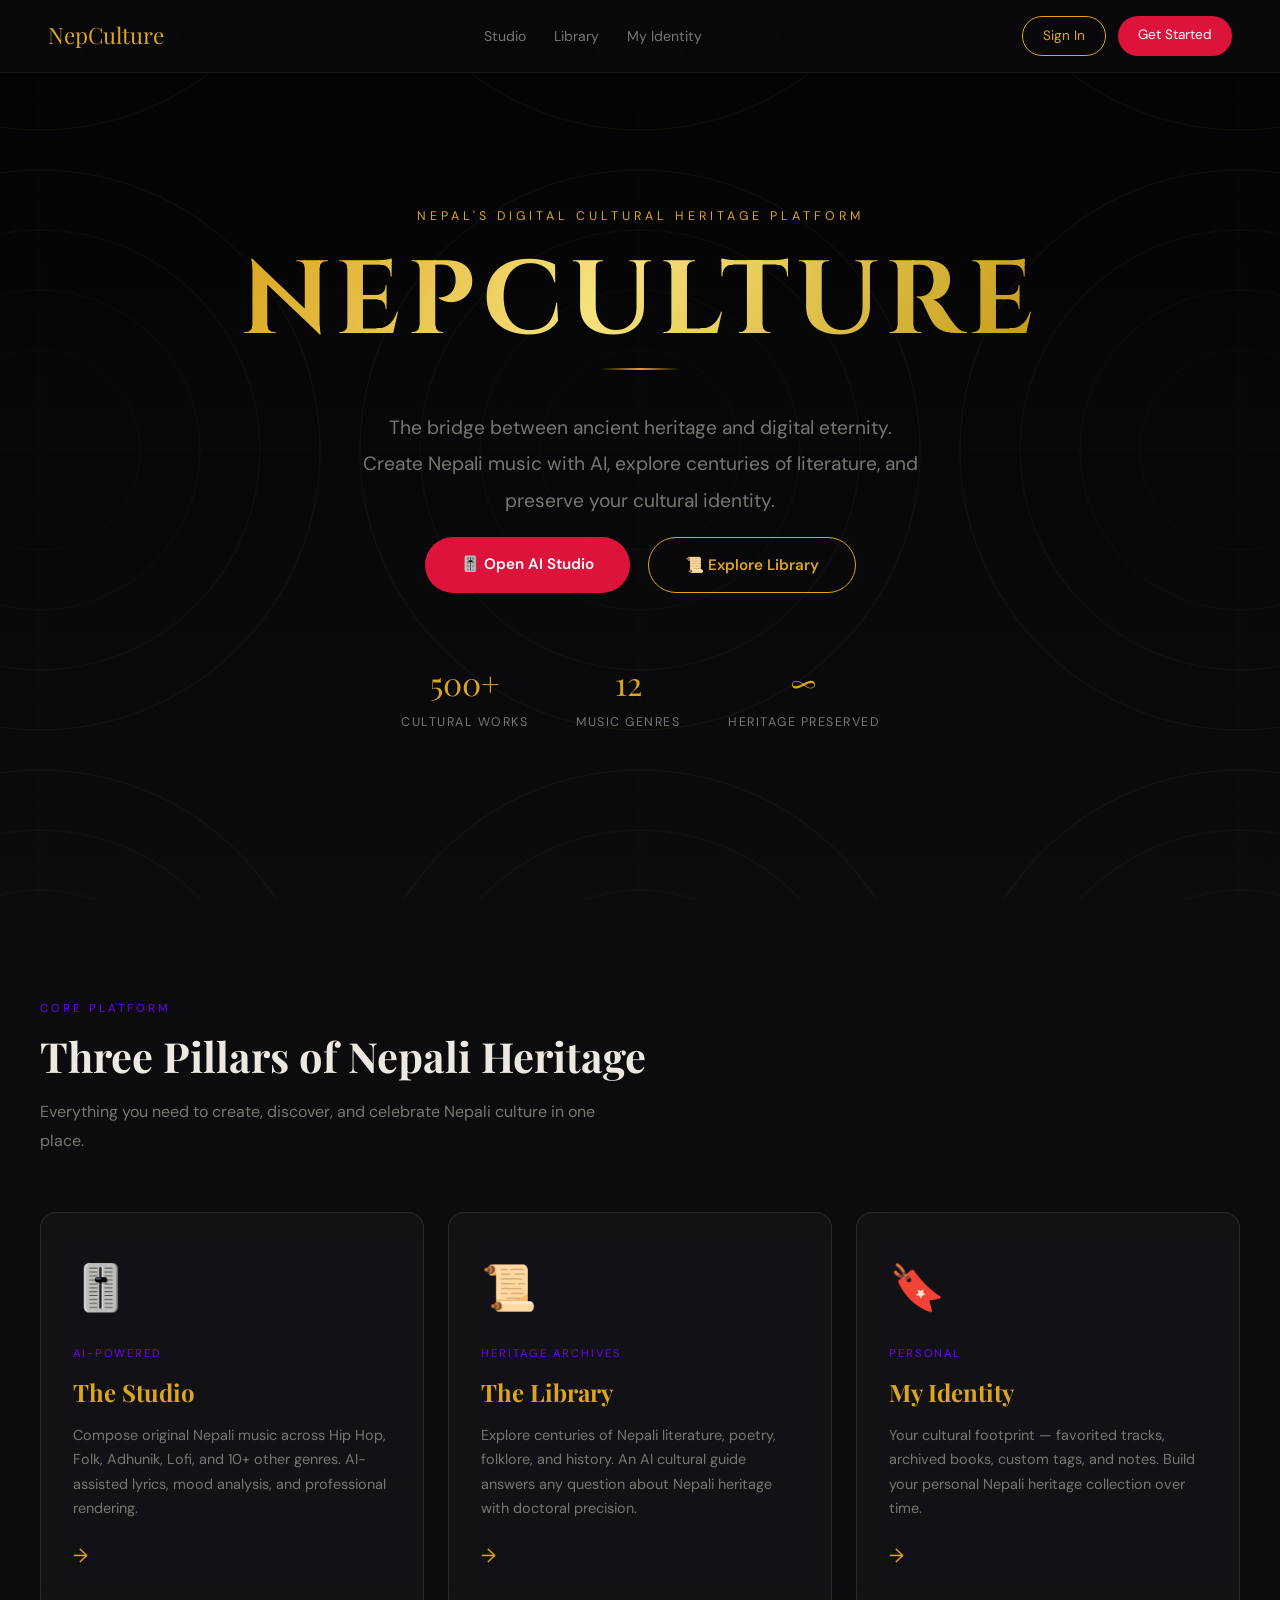
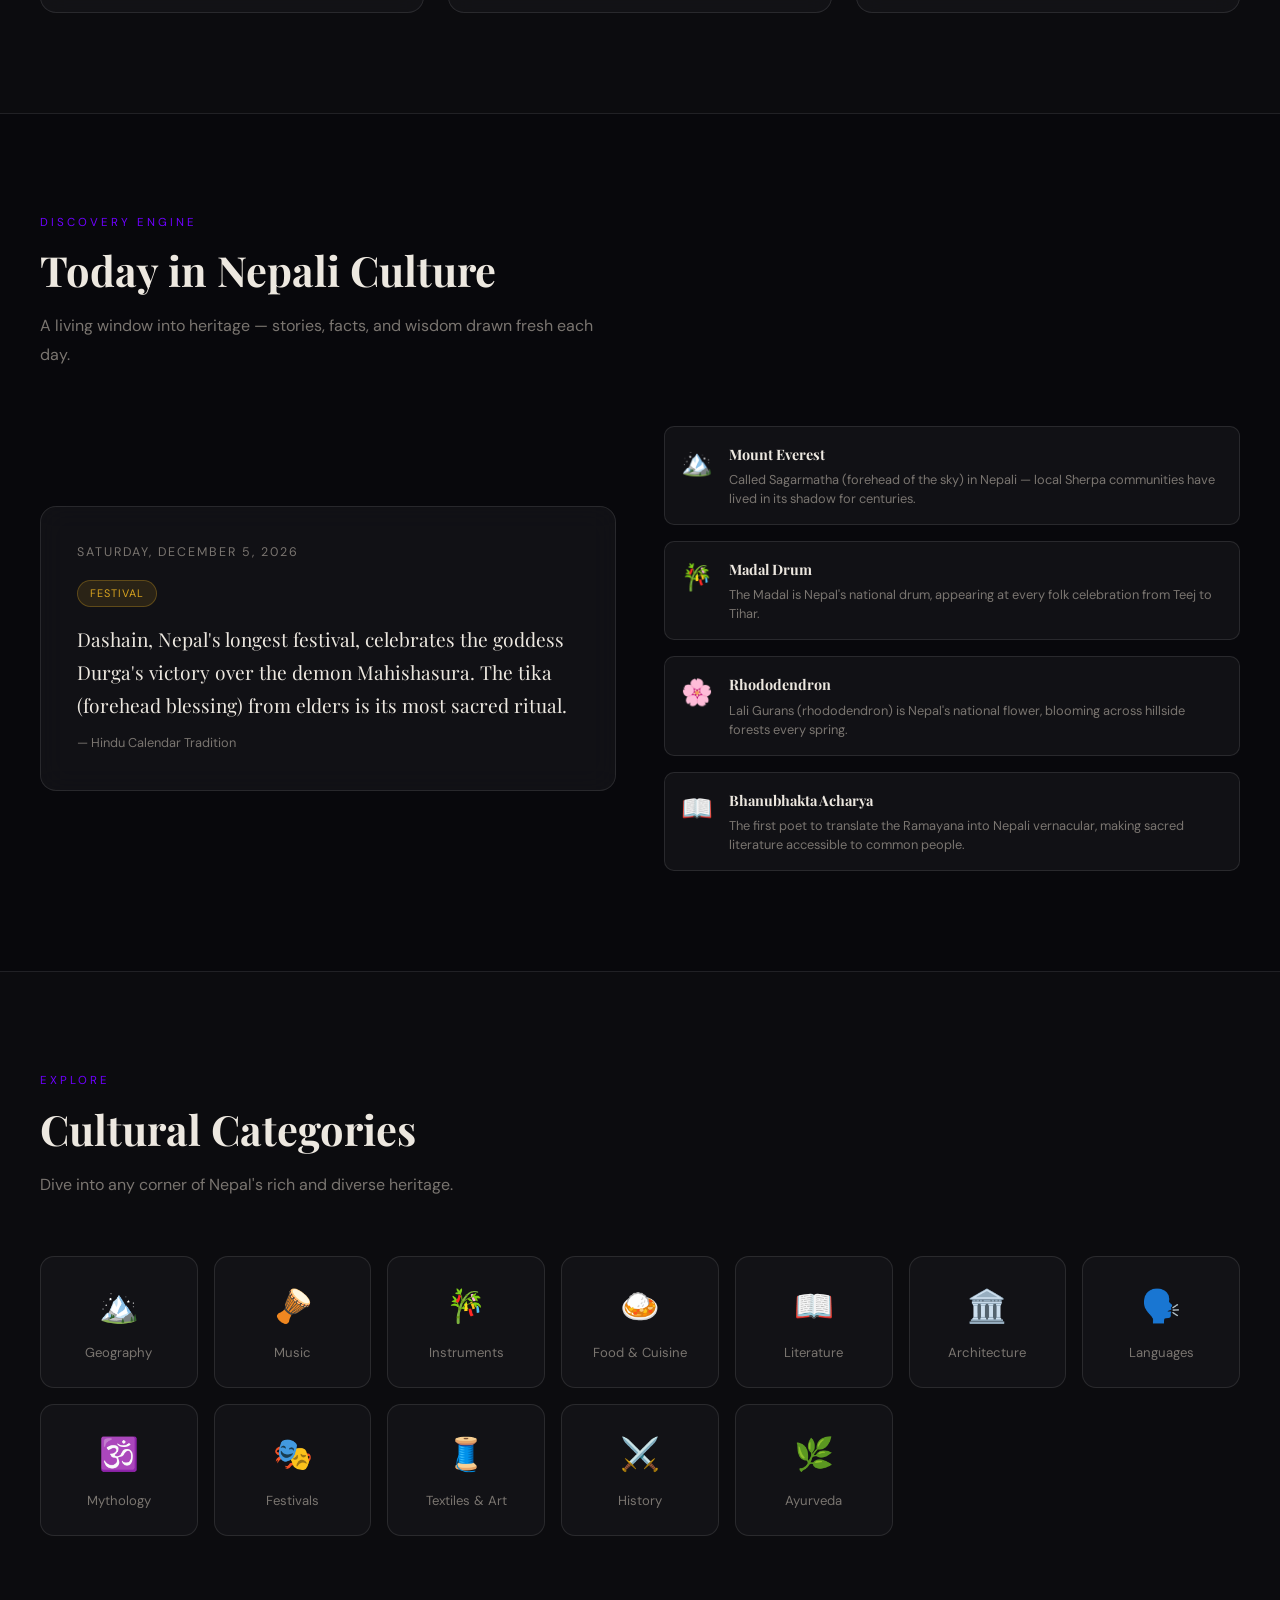
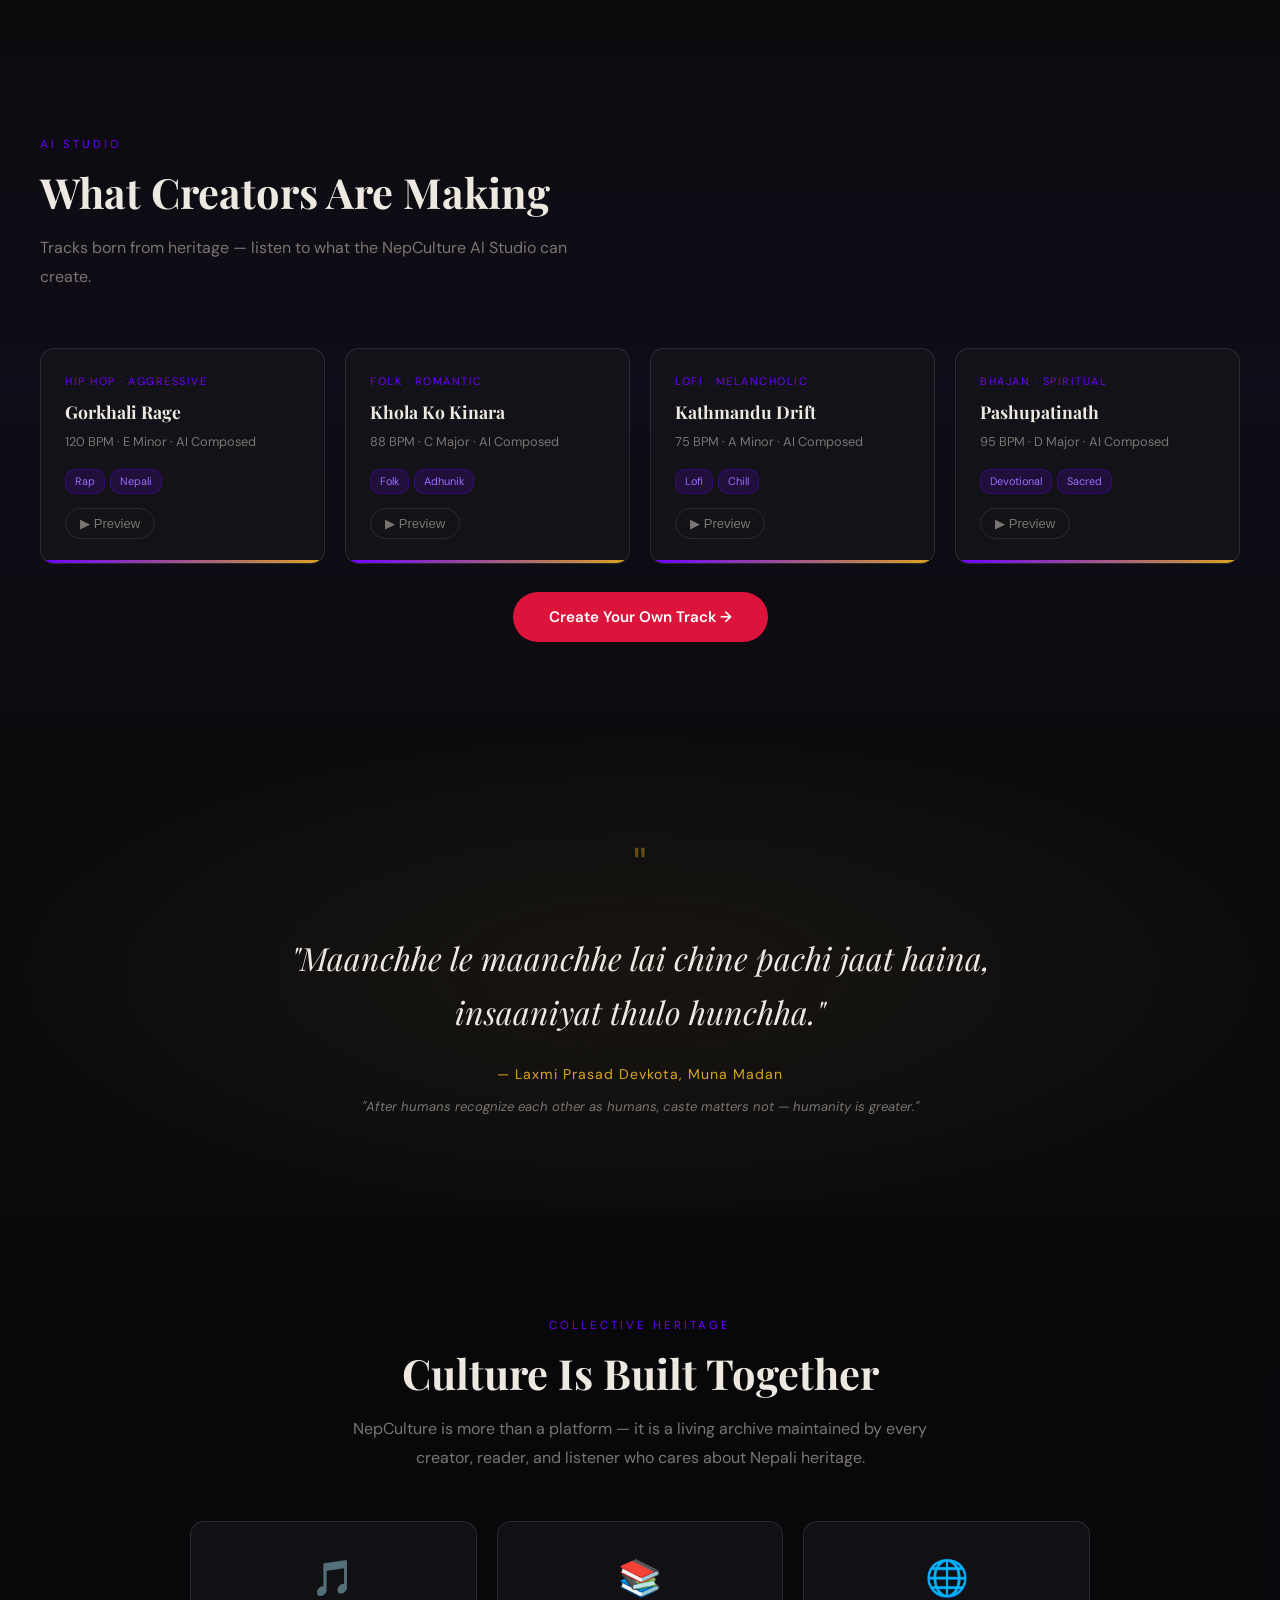
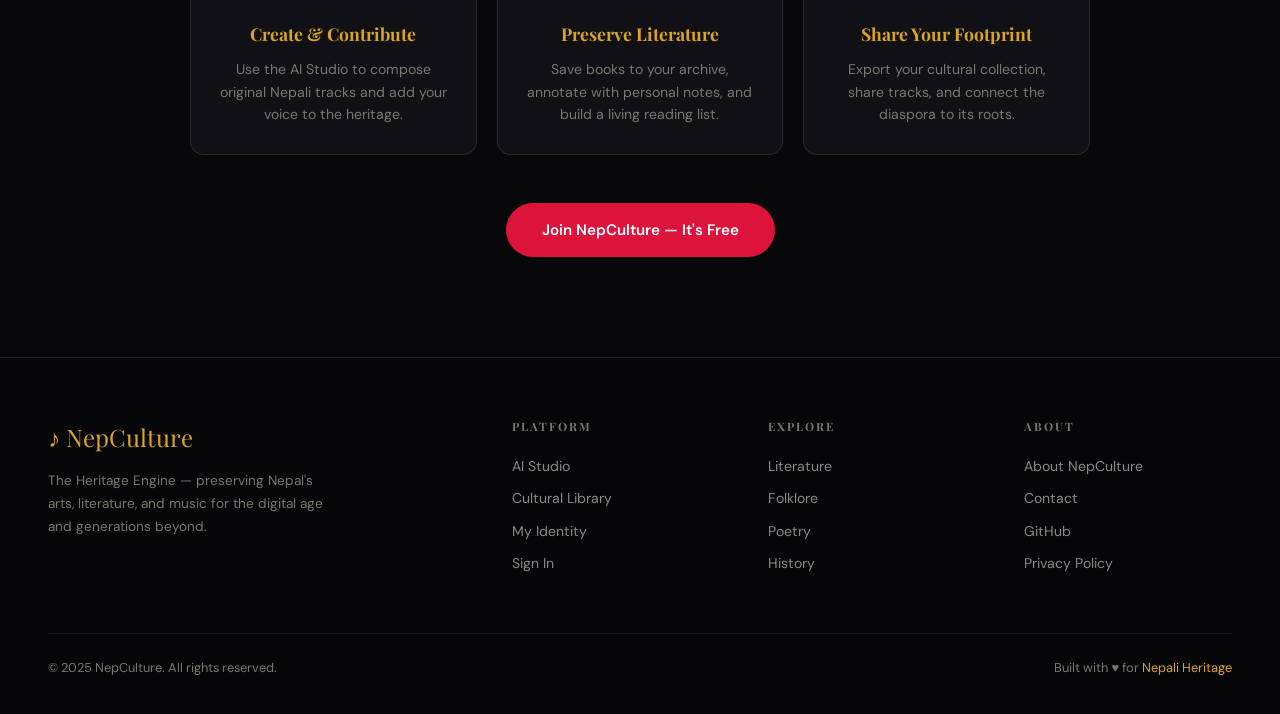
<file: index.html>
<!DOCTYPE html>
<html lang="en">
<head>
    <meta charset="UTF-8">
    <meta name="viewport" content="width=device-width, initial-scale=1.0">
    <title>NepCulture | The Heritage Engine</title>
    <link rel="preconnect" href="https://fonts.googleapis.com">
    <link href="https://fonts.googleapis.com/css2?family=Cinzel:wght@400;600;700&family=DM+Sans:ital,opsz,wght@0,9..40,300;0,9..40,400;0,9..40,600&family=Playfair+Display:ital,wght@0,400;0,700;1,400&display=swap" rel="stylesheet">
    <link rel="stylesheet" href="css/style.css">
    <style>
        /* ── Reset for full-page scroll ── */
        body { overflow-x: hidden; overflow-y: auto; }

        /* ═══════════════════════════════════════════
           NAV
        ═══════════════════════════════════════════ */
        .top-nav {
            position: fixed; top: 0; left: 0; right: 0;
            z-index: 900;
            display: flex; align-items: center; justify-content: space-between;
            padding: 16px 48px;
            background: rgba(12,12,15,0.7);
            backdrop-filter: blur(16px);
            border-bottom: 1px solid rgba(255,255,255,0.06);
            transition: all 0.3s ease;
        }
        .top-nav .brand { font-family: 'Playfair Display', serif; font-size: 1.4rem; color: var(--gold); text-decoration: none; }
        .top-nav .nav-links { display: flex; gap: 28px; align-items: center; }
        .top-nav .nav-links a { color: var(--text-muted); text-decoration: none; font-size: 0.88rem; transition: color 0.2s; }
        .top-nav .nav-links a:hover { color: var(--gold); }
        .top-nav .nav-cta { display: flex; gap: 12px; }
        .btn-nav-login { background: transparent; border: 1px solid var(--gold); color: var(--gold); padding: 8px 20px; border-radius: 20px; font-size: 0.85rem; text-decoration: none; transition: all 0.2s; }
        .btn-nav-login:hover { background: var(--gold); color: #000; }
        .btn-nav-signup { background: var(--crimson); border: none; color: white; padding: 8px 20px; border-radius: 20px; font-size: 0.85rem; text-decoration: none; transition: all 0.2s; }
        .btn-nav-signup:hover { background: #b01030; }

        /* ═══════════════════════════════════════════
           SECTION 1: HERO
        ═══════════════════════════════════════════ */
        .hero {
            min-height: 100vh;
            background:
                linear-gradient(to bottom, rgba(0,0,0,0.75) 0%, rgba(12,12,15,1) 100%),
                url('https://images.unsplash.com/photo-1544641620-63eb077e68fa?q=80&w=2000') center/cover no-repeat;
            display: flex; flex-direction: column; justify-content: center; align-items: center;
            text-align: center; padding: 120px 24px 80px;
            position: relative; overflow: hidden;
        }
        /* Mandala overlay */
        .hero::before {
            content: ''; position: absolute; inset: 0;
            background-image: url("data:image/svg+xml,%3Csvg xmlns='http://www.w3.org/2000/svg' width='600' height='600' viewBox='0 0 600 600'%3E%3Ccircle cx='300' cy='300' r='280' stroke='%23DAA520' stroke-width='0.4' fill='none' opacity='0.15'/%3E%3Ccircle cx='300' cy='300' r='220' stroke='%23DAA520' stroke-width='0.4' fill='none' opacity='0.12'/%3E%3Ccircle cx='300' cy='300' r='160' stroke='%23DAA520' stroke-width='0.3' fill='none' opacity='0.10'/%3E%3Ccircle cx='300' cy='300' r='100' stroke='%23DAA520' stroke-width='0.3' fill='none' opacity='0.08'/%3E%3Cline x1='300' y1='20' x2='300' y2='580' stroke='%23DAA520' stroke-width='0.2' opacity='0.08'/%3E%3Cline x1='20' y1='300' x2='580' y2='300' stroke='%23DAA520' stroke-width='0.2' opacity='0.08'/%3E%3C/svg%3E");
            background-size: 600px 600px;
            background-position: center;
            pointer-events: none;
            animation: rotateSlow 60s linear infinite;
        }
        @keyframes rotateSlow { to { transform: rotate(360deg); } }

        .hero-eyebrow {
            font-size: 0.78rem; letter-spacing: 4px; text-transform: uppercase;
            color: var(--gold); margin-bottom: 18px;
            animation: fadeUp 0.8s 0.1s both;
        }
        .hero h1 {
            font-family: 'Cinzel', serif;
            font-size: clamp(3.2rem, 9vw, 6.5rem);
            letter-spacing: 6px;
            background: linear-gradient(120deg, #DAA520 0%, #F5E27B 45%, #c49a14 100%);
            -webkit-background-clip: text; -webkit-text-fill-color: transparent; background-clip: text;
            margin-bottom: 8px; line-height: 1.1;
            animation: fadeUp 0.8s 0.25s both;
        }
        .hero-sub {
            font-size: clamp(0.95rem, 2.2vw, 1.2rem); color: var(--text-muted);
            max-width: 560px; line-height: 1.9; margin: 0 auto 18px;
            animation: fadeUp 0.8s 0.4s both;
        }
        .hero-divider {
            width: 80px; height: 2px;
            background: linear-gradient(90deg, transparent, var(--gold), transparent);
            margin: 0 auto 40px;
            animation: fadeUp 0.8s 0.5s both;
        }
        .hero-cta {
            display: flex; gap: 18px; justify-content: center; flex-wrap: wrap;
            animation: fadeUp 0.8s 0.6s both;
        }
        .btn-hero-primary {
            background: var(--crimson); color: white; padding: 15px 36px;
            border-radius: 30px; text-decoration: none; font-weight: 600; font-size: 0.95rem;
            transition: all 0.28s ease; border: none;
        }
        .btn-hero-primary:hover { background: #b01030; box-shadow: 0 0 30px rgba(220,20,60,0.5); transform: translateY(-2px); }
        .btn-hero-secondary {
            background: transparent; color: var(--gold); padding: 15px 36px;
            border-radius: 30px; text-decoration: none; font-weight: 600; font-size: 0.95rem;
            transition: all 0.28s ease; border: 1px solid var(--gold);
        }
        .btn-hero-secondary:hover { background: var(--gold); color: #000; transform: translateY(-2px); }

        .hero-stats {
            display: flex; gap: 48px; justify-content: center; margin-top: 64px; flex-wrap: wrap;
            animation: fadeUp 0.8s 0.75s both;
        }
        .hero-stat { text-align: center; }
        .hero-stat .num { font-family: 'Playfair Display', serif; font-size: 2rem; color: var(--gold); }
        .hero-stat .lbl { font-size: 0.78rem; color: var(--text-muted); text-transform: uppercase; letter-spacing: 1.5px; margin-top: 4px; }

        @keyframes fadeUp { from { opacity:0; transform: translateY(20px); } to { opacity:1; transform: translateY(0); } }

        /* ═══════════════════════════════════════════
           SECTION 2: CORE PLATFORM
        ═══════════════════════════════════════════ */
        .section { padding: 100px 24px; }
        .section-inner { max-width: 1200px; margin: 0 auto; }
        .section-label {
            font-size: 0.72rem; letter-spacing: 3px; text-transform: uppercase;
            color: var(--accent-1); margin-bottom: 12px;
        }
        .section-title {
            font-family: 'Playfair Display', serif; font-size: clamp(1.8rem, 4vw, 2.6rem);
            color: var(--text-main); margin-bottom: 16px; line-height: 1.25;
        }
        .section-sub { color: var(--text-muted); font-size: 1rem; max-width: 560px; line-height: 1.8; margin-bottom: 56px; }

        .platform-grid { display: grid; grid-template-columns: repeat(auto-fit, minmax(300px, 1fr)); gap: 24px; }
        .platform-card {
            background: var(--glass-surface); backdrop-filter: blur(14px);
            border: 1px solid var(--glass-border); border-radius: 16px;
            padding: 40px 32px; text-decoration: none; color: var(--text-main);
            transition: all 0.3s ease; position: relative; overflow: hidden;
        }
        .platform-card::before {
            content: ''; position: absolute; inset: 0;
            background: linear-gradient(135deg, rgba(110,0,255,0.06), transparent);
            opacity: 0; transition: opacity 0.3s;
        }
        .platform-card:hover { transform: translateY(-8px); border-color: var(--gold); box-shadow: 0 20px 60px rgba(0,0,0,0.5); }
        .platform-card:hover::before { opacity: 1; }
        .card-icon { font-size: 2.8rem; margin-bottom: 20px; display: block; }
        .card-label { font-size: 0.7rem; letter-spacing: 2px; text-transform: uppercase; color: var(--accent-1); margin-bottom: 10px; }
        .card-title { font-family: 'Playfair Display', serif; font-size: 1.5rem; color: var(--gold); margin-bottom: 12px; }
        .card-desc { color: var(--text-muted); font-size: 0.9rem; line-height: 1.7; margin-bottom: 20px; }
        .card-arrow { color: var(--gold); font-size: 1.2rem; transition: transform 0.2s; }
        .platform-card:hover .card-arrow { transform: translateX(6px); }

        /* ═══════════════════════════════════════════
           SECTION 3: TODAY IN NEPALI CULTURE
        ═══════════════════════════════════════════ */
        .today-section { background: rgba(8,8,12,0.8); border-top: 1px solid var(--glass-border); border-bottom: 1px solid var(--glass-border); }
        .today-grid { display: grid; grid-template-columns: 1fr 1fr; gap: 48px; align-items: center; }
        .today-fact-card {
            background: var(--glass-surface); backdrop-filter: blur(14px);
            border: 1px solid var(--glass-border); border-radius: 16px; padding: 36px;
        }
        .fact-date { font-size: 0.78rem; color: var(--text-muted); text-transform: uppercase; letter-spacing: 2px; margin-bottom: 16px; }
        .fact-category {
            display: inline-block; font-size: 0.68rem; padding: 4px 12px; border-radius: 20px;
            background: rgba(218,165,32,0.12); border: 1px solid rgba(218,165,32,0.3); color: var(--gold);
            margin-bottom: 16px; text-transform: uppercase; letter-spacing: 1px;
        }
        .fact-text { font-family: 'Playfair Display', serif; font-size: 1.2rem; line-height: 1.7; color: var(--text-main); margin-bottom: 12px; }
        .fact-source { font-size: 0.8rem; color: var(--text-muted); }
        .today-list { display: flex; flex-direction: column; gap: 16px; }
        .today-item {
            display: flex; gap: 16px; align-items: flex-start;
            padding: 16px; background: var(--glass-surface); border-radius: 10px;
            border: 1px solid var(--glass-border); cursor: pointer; transition: all 0.2s;
        }
        .today-item:hover { border-color: var(--gold); }
        .today-item-icon { font-size: 1.6rem; flex-shrink: 0; }
        .today-item h4 { font-size: 0.9rem; color: var(--text-main); margin-bottom: 4px; }
        .today-item p { font-size: 0.8rem; color: var(--text-muted); line-height: 1.5; }

        @media (max-width: 768px) { .today-grid { grid-template-columns: 1fr; } }

        /* ═══════════════════════════════════════════
           SECTION 4: CULTURAL CATEGORIES
        ═══════════════════════════════════════════ */
        .categories-grid { display: grid; grid-template-columns: repeat(auto-fill, minmax(150px, 1fr)); gap: 16px; }
        .category-chip {
            display: flex; flex-direction: column; align-items: center; justify-content: center;
            padding: 24px 16px; background: var(--glass-surface); border: 1px solid var(--glass-border);
            border-radius: 14px; text-decoration: none; color: var(--text-main);
            transition: all 0.25s; text-align: center; gap: 10px;
        }
        .category-chip:hover { border-color: var(--gold); transform: translateY(-4px); background: rgba(218,165,32,0.06); }
        .category-chip .cat-icon { font-size: 2rem; }
        .category-chip .cat-name { font-size: 0.82rem; color: var(--text-muted); }
        .category-chip:hover .cat-name { color: var(--gold); }

        /* ═══════════════════════════════════════════
           SECTION 5: AI CREATIONS SHOWCASE
        ═══════════════════════════════════════════ */
        .showcase-section { background: linear-gradient(180deg, var(--bg-dark) 0%, rgba(110,0,255,0.04) 50%, var(--bg-dark) 100%); }
        .showcase-grid { display: grid; grid-template-columns: repeat(auto-fill, minmax(260px, 1fr)); gap: 20px; }
        .showcase-card {
            background: var(--glass-surface); border: 1px solid var(--glass-border);
            border-radius: 14px; padding: 24px; position: relative; overflow: hidden;
        }
        .showcase-card::after {
            content: ''; position: absolute; bottom: 0; left: 0; right: 0; height: 3px;
            background: linear-gradient(90deg, var(--accent-1), var(--gold));
        }
        .sc-genre { font-size: 0.68rem; color: var(--accent-1); text-transform: uppercase; letter-spacing: 1.5px; margin-bottom: 8px; }
        .sc-title { font-family: 'Playfair Display', serif; font-size: 1.1rem; color: var(--text-main); margin-bottom: 6px; }
        .sc-meta { font-size: 0.8rem; color: var(--text-muted); margin-bottom: 14px; }
        .sc-tag { display: inline-block; font-size: 0.68rem; padding: 3px 9px; border-radius: 10px; background: rgba(110,0,255,0.15); border: 1px solid rgba(110,0,255,0.3); color: #9b6dff; margin-right: 5px; }
        .sc-play {
            display: inline-flex; align-items: center; gap: 8px;
            color: var(--text-muted); font-size: 0.82rem; margin-top: 14px;
            background: none; border: 1px solid var(--glass-border); padding: 7px 14px;
            border-radius: 20px; cursor: pointer; transition: all 0.2s;
        }
        .sc-play:hover { border-color: var(--gold); color: var(--gold); }

        /* ═══════════════════════════════════════════
           SECTION 6: CULTURAL QUOTE
        ═══════════════════════════════════════════ */
        .quote-section {
            text-align: center; padding: 100px 24px;
            background:
                radial-gradient(ellipse at center, rgba(218,165,32,0.06) 0%, transparent 70%),
                var(--bg-dark);
        }
        .quote-icon { font-size: 3rem; color: var(--gold); opacity: 0.4; margin-bottom: 24px; display: block; }
        .quote-text {
            font-family: 'Playfair Display', serif; font-style: italic;
            font-size: clamp(1.4rem, 3vw, 2rem); color: var(--text-main);
            max-width: 800px; margin: 0 auto 24px; line-height: 1.7;
        }
        .quote-attr { font-size: 0.88rem; color: var(--gold); letter-spacing: 1px; }

        /* ═══════════════════════════════════════════
           SECTION 7: COMMUNITY
        ═══════════════════════════════════════════ */
        .community-section { background: rgba(8,8,12,0.9); padding: 100px 24px; }
        .community-inner { max-width: 900px; margin: 0 auto; }
        .community-grid { display: grid; grid-template-columns: repeat(auto-fit, minmax(240px, 1fr)); gap: 20px; margin-top: 48px; }
        .community-card {
            background: var(--glass-surface); border: 1px solid var(--glass-border);
            border-radius: 14px; padding: 28px 24px; text-align: center;
        }
        .community-card .cc-icon { font-size: 2.2rem; margin-bottom: 14px; display: block; }
        .community-card h3 { color: var(--gold); font-family: 'Playfair Display', serif; margin-bottom: 10px; font-size: 1.1rem; }
        .community-card p { color: var(--text-muted); font-size: 0.88rem; line-height: 1.6; }

        /* ═══════════════════════════════════════════
           SECTION 8: FOOTER
        ═══════════════════════════════════════════ */
        .site-footer {
            background: #060608; border-top: 1px solid var(--glass-border);
            padding: 60px 48px 36px;
        }
        .footer-grid { display: grid; grid-template-columns: 2fr 1fr 1fr 1fr; gap: 48px; max-width: 1200px; margin: 0 auto; }
        .footer-brand .fb-logo { font-family: 'Playfair Display', serif; font-size: 1.5rem; color: var(--gold); margin-bottom: 12px; }
        .footer-brand p { color: var(--text-muted); font-size: 0.85rem; line-height: 1.7; max-width: 280px; }
        .footer-col h4 { font-size: 0.72rem; letter-spacing: 2px; text-transform: uppercase; color: var(--text-muted); margin-bottom: 18px; }
        .footer-col a { display: block; color: #888; font-size: 0.88rem; text-decoration: none; margin-bottom: 10px; transition: color 0.2s; }
        .footer-col a:hover { color: var(--gold); }
        .footer-bottom {
            max-width: 1200px; margin: 48px auto 0;
            padding-top: 24px; border-top: 1px solid var(--glass-border);
            display: flex; justify-content: space-between; align-items: center;
            font-size: 0.8rem; color: var(--text-muted); flex-wrap: wrap; gap: 12px;
        }
        .footer-credits span { color: var(--gold); }

        @media (max-width: 900px) { .footer-grid { grid-template-columns: 1fr 1fr; } }
        @media (max-width: 600px) { .footer-grid { grid-template-columns: 1fr; } .top-nav .nav-links { display: none; } }

        /* Scroll-reveal utility */
        .reveal { opacity: 0; transform: translateY(30px); transition: opacity 0.7s ease, transform 0.7s ease; }
        .reveal.visible { opacity: 1; transform: translateY(0); }
    </style>
</head>
<body>

<!-- ═══════════════════ NAV ═══════════════════ -->
<nav class="top-nav" id="top-nav">
    <a href="index.html" class="brand">NepCulture</a>
    <div class="nav-links">
        <a href="music.html">Studio</a>
        <a href="culturallibrary.html">Library</a>
        <a href="myfavourites.html">My Identity</a>
    </div>
    <div class="nav-cta" id="nav-cta">
        <a href="login.html" class="btn-nav-login">Sign In</a>
        <a href="login.html?r=music.html" class="btn-nav-signup">Get Started</a>
    </div>
</nav>

<!-- ═══════════════════ 1. HERO ═══════════════════ -->
<section class="hero" id="home">
    <p class="hero-eyebrow">Nepal's Digital Cultural Heritage Platform</p>
    <h1>NEPCULTURE</h1>
    <div class="hero-divider"></div>
    <p class="hero-sub">The bridge between ancient heritage and digital eternity. Create Nepali music with AI, explore centuries of literature, and preserve your cultural identity.</p>
    <div class="hero-cta">
        <a href="music.html" class="btn-hero-primary">🎚️ Open AI Studio</a>
        <a href="culturallibrary.html" class="btn-hero-secondary">📜 Explore Library</a>
    </div>
    <div class="hero-stats">
        <div class="hero-stat"><div class="num">500+</div><div class="lbl">Cultural Works</div></div>
        <div class="hero-stat"><div class="num">12</div><div class="lbl">Music Genres</div></div>
        <div class="hero-stat"><div class="num">∞</div><div class="lbl">Heritage Preserved</div></div>
    </div>
</section>

<!-- ═══════════════════ 2. CORE PLATFORM ═══════════════════ -->
<section class="section" id="platform">
    <div class="section-inner reveal">
        <p class="section-label">Core Platform</p>
        <h2 class="section-title">Three Pillars of Nepali Heritage</h2>
        <p class="section-sub">Everything you need to create, discover, and celebrate Nepali culture in one place.</p>
        <div class="platform-grid">
            <a href="music.html" class="platform-card">
                <span class="card-icon">🎚️</span>
                <p class="card-label">AI-Powered</p>
                <h3 class="card-title">The Studio</h3>
                <p class="card-desc">Compose original Nepali music across Hip Hop, Folk, Adhunik, Lofi, and 10+ other genres. AI-assisted lyrics, mood analysis, and professional rendering.</p>
                <span class="card-arrow">→</span>
            </a>
            <a href="culturallibrary.html" class="platform-card">
                <span class="card-icon">📜</span>
                <p class="card-label">Heritage Archives</p>
                <h3 class="card-title">The Library</h3>
                <p class="card-desc">Explore centuries of Nepali literature, poetry, folklore, and history. An AI cultural guide answers any question about Nepali heritage with doctoral precision.</p>
                <span class="card-arrow">→</span>
            </a>
            <a href="myfavourites.html" class="platform-card">
                <span class="card-icon">🔖</span>
                <p class="card-label">Personal</p>
                <h3 class="card-title">My Identity</h3>
                <p class="card-desc">Your cultural footprint — favorited tracks, archived books, custom tags, and notes. Build your personal Nepali heritage collection over time.</p>
                <span class="card-arrow">→</span>
            </a>
        </div>
    </div>
</section>

<!-- ═══════════════════ 3. TODAY IN NEPALI CULTURE ═══════════════════ -->
<section class="section today-section" id="today">
    <div class="section-inner reveal">
        <p class="section-label">Discovery Engine</p>
        <h2 class="section-title">Today in Nepali Culture</h2>
        <p class="section-sub">A living window into heritage — stories, facts, and wisdom drawn fresh each day.</p>
        <div class="today-grid">
            <div class="today-fact-card">
                <p class="fact-date" id="today-date"></p>
                <span class="fact-category" id="fact-category">Loading…</span>
                <p class="fact-text" id="fact-text"></p>
                <p class="fact-source" id="fact-source"></p>
            </div>
            <div class="today-list" id="today-list"></div>
        </div>
    </div>
</section>

<!-- ═══════════════════ 4. CULTURAL CATEGORIES ═══════════════════ -->
<section class="section" id="categories">
    <div class="section-inner reveal">
        <p class="section-label">Explore</p>
        <h2 class="section-title">Cultural Categories</h2>
        <p class="section-sub">Dive into any corner of Nepal's rich and diverse heritage.</p>
        <div class="categories-grid">
            <a href="culturallibrary.html" class="category-chip"><span class="cat-icon">🏔️</span><span class="cat-name">Geography</span></a>
            <a href="culturallibrary.html" class="category-chip"><span class="cat-icon">🪘</span><span class="cat-name">Music</span></a>
            <a href="culturallibrary.html" class="category-chip"><span class="cat-icon">🎋</span><span class="cat-name">Instruments</span></a>
            <a href="culturallibrary.html" class="category-chip"><span class="cat-icon">🍛</span><span class="cat-name">Food &amp; Cuisine</span></a>
            <a href="culturallibrary.html" class="category-chip"><span class="cat-icon">📖</span><span class="cat-name">Literature</span></a>
            <a href="culturallibrary.html" class="category-chip"><span class="cat-icon">🏛️</span><span class="cat-name">Architecture</span></a>
            <a href="culturallibrary.html" class="category-chip"><span class="cat-icon">🗣️</span><span class="cat-name">Languages</span></a>
            <a href="culturallibrary.html" class="category-chip"><span class="cat-icon">🕉️</span><span class="cat-name">Mythology</span></a>
            <a href="culturallibrary.html" class="category-chip"><span class="cat-icon">🎭</span><span class="cat-name">Festivals</span></a>
            <a href="culturallibrary.html" class="category-chip"><span class="cat-icon">🧵</span><span class="cat-name">Textiles &amp; Art</span></a>
            <a href="culturallibrary.html" class="category-chip"><span class="cat-icon">⚔️</span><span class="cat-name">History</span></a>
            <a href="culturallibrary.html" class="category-chip"><span class="cat-icon">🌿</span><span class="cat-name">Ayurveda</span></a>
        </div>
    </div>
</section>

<!-- ═══════════════════ 5. AI CREATIONS SHOWCASE ═══════════════════ -->
<section class="section showcase-section" id="showcase">
    <div class="section-inner reveal">
        <p class="section-label">AI Studio</p>
        <h2 class="section-title">What Creators Are Making</h2>
        <p class="section-sub">Tracks born from heritage — listen to what the NepCulture AI Studio can create.</p>
        <div class="showcase-grid">
            <div class="showcase-card">
                <p class="sc-genre">Hip Hop · Aggressive</p>
                <h3 class="sc-title">Gorkhali Rage</h3>
                <p class="sc-meta">120 BPM · E Minor · AI Composed</p>
                <span class="sc-tag">Rap</span><span class="sc-tag">Nepali</span>
                <br>
                <button class="sc-play" onclick="showToast && showToast('Play from the Studio page after signing in.', 'purple')">▶ Preview</button>
            </div>
            <div class="showcase-card">
                <p class="sc-genre">Folk · Romantic</p>
                <h3 class="sc-title">Khola Ko Kinara</h3>
                <p class="sc-meta">88 BPM · C Major · AI Composed</p>
                <span class="sc-tag">Folk</span><span class="sc-tag">Adhunik</span>
                <br>
                <button class="sc-play" onclick="showToast && showToast('Play from the Studio page after signing in.', 'purple')">▶ Preview</button>
            </div>
            <div class="showcase-card">
                <p class="sc-genre">Lofi · Melancholic</p>
                <h3 class="sc-title">Kathmandu Drift</h3>
                <p class="sc-meta">75 BPM · A Minor · AI Composed</p>
                <span class="sc-tag">Lofi</span><span class="sc-tag">Chill</span>
                <br>
                <button class="sc-play" onclick="showToast && showToast('Play from the Studio page after signing in.', 'purple')">▶ Preview</button>
            </div>
            <div class="showcase-card">
                <p class="sc-genre">Bhajan · Spiritual</p>
                <h3 class="sc-title">Pashupatinath</h3>
                <p class="sc-meta">95 BPM · D Major · AI Composed</p>
                <span class="sc-tag">Devotional</span><span class="sc-tag">Sacred</span>
                <br>
                <button class="sc-play" onclick="showToast && showToast('Play from the Studio page after signing in.', 'purple')">▶ Preview</button>
            </div>
        </div>
        <div style="text-align:center; margin-top: 40px;">
            <a href="music.html" class="btn-hero-primary">Create Your Own Track →</a>
        </div>
    </div>
</section>

<!-- ═══════════════════ 6. CULTURAL QUOTE ═══════════════════ -->
<section class="quote-section reveal" id="quote">
    <span class="quote-icon">"</span>
    <p class="quote-text" id="rotating-quote">
        "Maanchhe le maanchhe lai chine pachi jaat haina, insaaniyat thulo hunchha."
    </p>
    <p class="quote-attr" id="quote-attr">— Laxmi Prasad Devkota, Muna Madan</p>
    <p style="color: var(--text-muted); font-size: 0.82rem; margin-top: 10px; font-style: italic;">"After humans recognize each other as humans, caste matters not — humanity is greater."</p>
</section>

<!-- ═══════════════════ 7. COMMUNITY ═══════════════════ -->
<section class="community-section reveal" id="community">
    <div class="community-inner">
        <p class="section-label" style="text-align:center;">Collective Heritage</p>
        <h2 class="section-title" style="text-align:center; max-width:none;">Culture Is Built Together</h2>
        <p class="section-sub" style="margin: 0 auto 0; text-align:center; max-width: 580px;">NepCulture is more than a platform — it is a living archive maintained by every creator, reader, and listener who cares about Nepali heritage.</p>
        <div class="community-grid">
            <div class="community-card">
                <span class="cc-icon">🎵</span>
                <h3>Create &amp; Contribute</h3>
                <p>Use the AI Studio to compose original Nepali tracks and add your voice to the heritage.</p>
            </div>
            <div class="community-card">
                <span class="cc-icon">📚</span>
                <h3>Preserve Literature</h3>
                <p>Save books to your archive, annotate with personal notes, and build a living reading list.</p>
            </div>
            <div class="community-card">
                <span class="cc-icon">🌐</span>
                <h3>Share Your Footprint</h3>
                <p>Export your cultural collection, share tracks, and connect the diaspora to its roots.</p>
            </div>
        </div>
        <div style="text-align:center; margin-top: 48px;">
            <a href="login.html" class="btn-hero-primary" style="display:inline-block;">Join NepCulture — It's Free</a>
        </div>
    </div>
</section>

<!-- ═══════════════════ 8. FOOTER ═══════════════════ -->
<footer class="site-footer">
    <div class="footer-grid">
        <div class="footer-brand">
            <div class="fb-logo">♪ NepCulture</div>
            <p>The Heritage Engine — preserving Nepal's arts, literature, and music for the digital age and generations beyond.</p>
        </div>
        <div class="footer-col">
            <h4>Platform</h4>
            <a href="music.html">AI Studio</a>
            <a href="culturallibrary.html">Cultural Library</a>
            <a href="myfavourites.html">My Identity</a>
            <a href="login.html">Sign In</a>
        </div>
        <div class="footer-col">
            <h4>Explore</h4>
            <a href="culturallibrary.html">Literature</a>
            <a href="culturallibrary.html">Folklore</a>
            <a href="culturallibrary.html">Poetry</a>
            <a href="culturallibrary.html">History</a>
        </div>
        <div class="footer-col">
            <h4>About</h4>
            <a href="#">About NepCulture</a>
            <a href="#">Contact</a>
            <a href="#">GitHub</a>
            <a href="#">Privacy Policy</a>
        </div>
    </div>
    <div class="footer-bottom">
        <span>© 2025 NepCulture. All rights reserved.</span>
        <span class="footer-credits">Built with ♥ for <span>Nepali Heritage</span></span>
    </div>
</footer>

<script src="js/auth.js"></script>
<script src="js/main.js"></script>
<script>
// Update nav if logged in
(function() {
    if (window.NepAuth && window.NepAuth.isLoggedIn()) {
        const s = NepAuth.getSession();
        const cta = document.getElementById('nav-cta');
        if (cta) {
            cta.innerHTML = `
                <span style="color:var(--text-muted); font-size:0.85rem;">Hello, ${s.displayName}</span>
                ${NepAuth.isAdmin() ? '<span style="background:var(--gold);color:#000;font-size:0.7rem;padding:3px 8px;border-radius:10px;font-weight:700;">ADMIN</span>' : ''}
                <button onclick="NepAuth.logout()" style="background:transparent;border:1px solid #333;color:#888;padding:8px 16px;border-radius:20px;font-size:0.82rem;cursor:pointer;">Sign Out</button>
            `;
        }
    }
})();

// ── Today in Nepali Culture data ──
const DAILY_FACTS = [
    { category: 'Literature', text: 'Laxmi Prasad Devkota, known as Mahakavi, wrote Muna Madan in 1936 using the Jhyaure folk meter — Nepal\'s most beloved poem.', source: '— Heritage Archives' },
    { category: 'Music', text: 'The Sarangi, carved from a single block of wood, served as Nepal\'s oral newspaper — Gandharba musicians traveled village to village carrying news in song.', source: '— Gandharba Tradition' },
    { category: 'History', text: 'Prithvi Narayan Shah unified Nepal in 1768–69, famously describing Nepal as a "yam between two boulders" — China and British India.', source: '— Divya Upadesh' },
    { category: 'Art', text: 'Newari craftsmen of the Kathmandu Valley created the Pashupatinath Temple\'s famous erotic art to protect against lightning — Kumari Goddesses are said to be repelled by it.', source: '— Temple Lore' },
    { category: 'Language', text: 'Nepal is home to over 123 languages. Newari (Nepal Bhasa) has a literary tradition dating back to the 12th century, predating most European vernacular literatures.', source: '— Linguistic Survey of Nepal' },
    { category: 'Festival', text: 'Dashain, Nepal\'s longest festival, celebrates the goddess Durga\'s victory over the demon Mahishasura. The tika (forehead blessing) from elders is its most sacred ritual.', source: '— Hindu Calendar Tradition' },
    { category: 'Architecture', text: 'Bhaktapur\'s Nyatapola Temple, built in 1702, stands on five terraced plinths and is Nepal\'s tallest pagoda — constructed to stand against earthquakes through flexible joinery.', source: '— Valley Architecture Records' },
];

const SIDE_ITEMS = [
    { icon: '🏔️', title: 'Mount Everest', text: 'Called Sagarmatha (forehead of the sky) in Nepali — local Sherpa communities have lived in its shadow for centuries.' },
    { icon: '🎋', title: 'Madal Drum', text: 'The Madal is Nepal\'s national drum, appearing at every folk celebration from Teej to Tihar.' },
    { icon: '🌸', title: 'Rhododendron', text: 'Lali Gurans (rhododendron) is Nepal\'s national flower, blooming across hillside forests every spring.' },
    { icon: '📖', title: 'Bhanubhakta Acharya', text: 'The first poet to translate the Ramayana into Nepali vernacular, making sacred literature accessible to common people.' },
];

function initTodaySection() {
    const now = new Date();
    const dateEl = document.getElementById('today-date');
    if (dateEl) dateEl.innerText = now.toLocaleDateString('en-US', { weekday:'long', year:'numeric', month:'long', day:'numeric' });

    const idx = now.getDate() % DAILY_FACTS.length;
    const fact = DAILY_FACTS[idx];
    const catEl = document.getElementById('fact-category');
    const txtEl = document.getElementById('fact-text');
    const srcEl = document.getElementById('fact-source');
    if (catEl) catEl.innerText = fact.category;
    if (txtEl) txtEl.innerText = fact.text;
    if (srcEl) srcEl.innerText = fact.source;

    const listEl = document.getElementById('today-list');
    if (listEl) {
        SIDE_ITEMS.forEach(item => {
            const div = document.createElement('div');
            div.className = 'today-item';
            div.innerHTML = `<div class="today-item-icon">${item.icon}</div><div><h4>${item.title}</h4><p>${item.text}</p></div>`;
            div.onclick = () => window.location.href = 'culturallibrary.html';
            listEl.appendChild(div);
        });
    }
}

// ── Rotating quotes ──
const QUOTES = [
    { text: '"Maanchhe le maanchhe lai chine pachi jaat haina, insaaniyat thulo hunchha."', attr: '— Laxmi Prasad Devkota, Muna Madan', trans: '"After humans recognize each other as humans, caste matters not — humanity is greater."' },
    { text: '"Nepal is a garden of four castes and thirty-six sub-castes."', attr: '— Prithvi Narayan Shah, Divya Upadesh (1774)', trans: '' },
    { text: '"Karnali is not just a river — it is the memory of everyone who ever loved and lost."', attr: '— Buddhisagar, Karnali Blues (2010)', trans: '' },
];

// ── Scroll reveal ──
function initScrollReveal() {
    const els = document.querySelectorAll('.reveal');
    const obs = new IntersectionObserver((entries) => {
        entries.forEach(e => { if (e.isIntersecting) { e.target.classList.add('visible'); obs.unobserve(e.target); } });
    }, { threshold: 0.1 });
    els.forEach(el => obs.observe(el));
}

document.addEventListener('DOMContentLoaded', () => {
    initTodaySection();
    initScrollReveal();
});
</script>
</body>
</html>
</file>
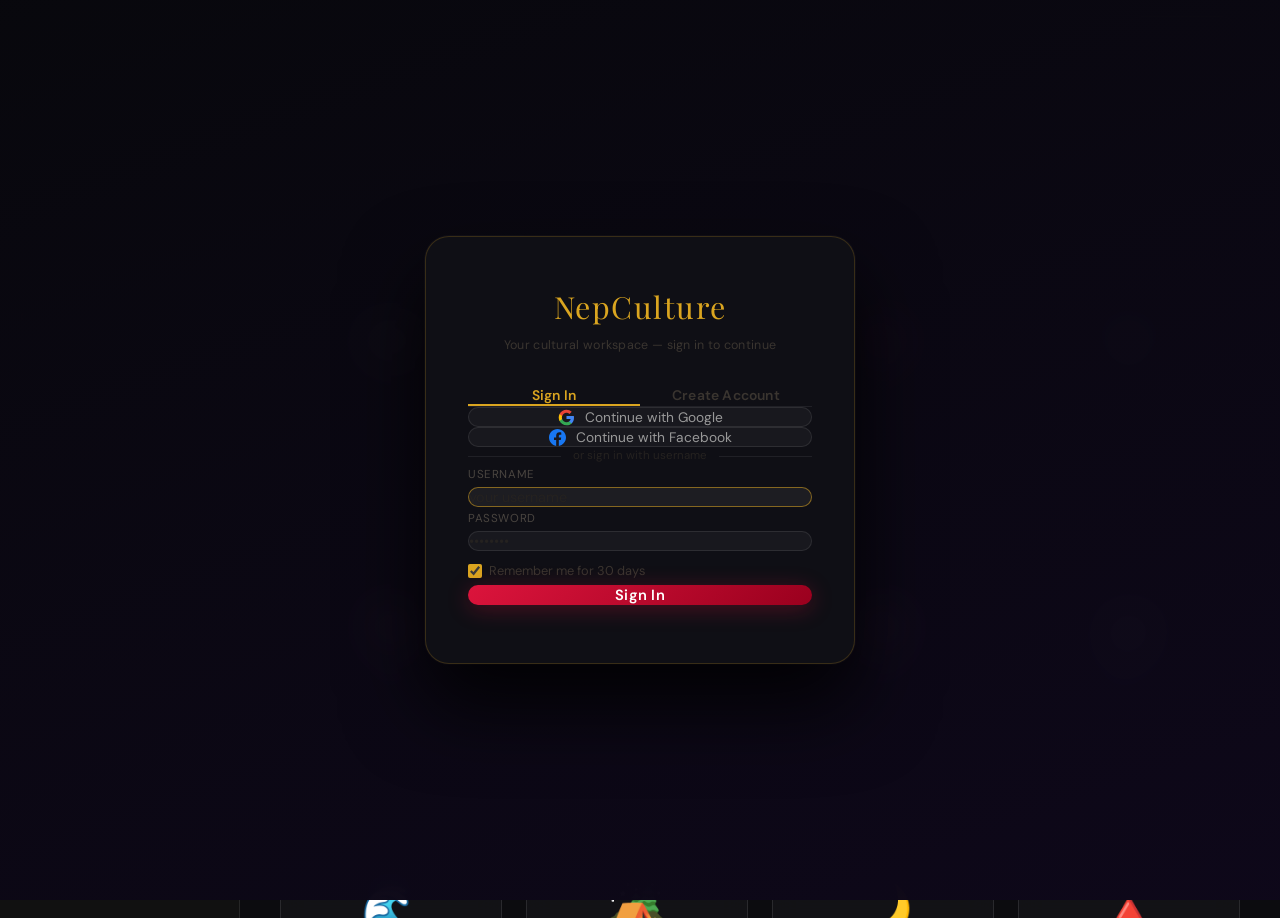
<file: culturallibrary.html>
<!DOCTYPE html>
<html lang="en">
<head>
    <meta charset="UTF-8">
    <meta name="viewport" content="width=device-width, initial-scale=1.0">
    <title>Library | NepCulture</title>
    <link rel="stylesheet" href="css/style.css">
    <style>
        .library-layout { display: flex; height: calc(100vh - 60px); }

        /* Sidebar */
        .sidebar {
            width: 240px; background: #111;
            padding: 30px 20px; border-right: 1px solid var(--border-light);
            overflow-y: auto; flex-shrink: 0;
        }
        .sidebar h4 { color: var(--gold); font-size: 0.75rem; letter-spacing: 2px; text-transform: uppercase; margin-bottom: 12px; }
        .filter-item {
            display: block; color: var(--text-muted); padding: 6px 0;
            cursor: pointer; transition: var(--transition); font-size: 0.9rem; border-radius: 4px;
        }
        .filter-item:hover  { color: white; padding-left: 6px; }
        .filter-item:focus  { outline: 2px solid var(--accent-1); outline-offset: 4px; }
        .filter-group { margin-bottom: 28px; }

        /* Main content */
        .main-content { flex: 1; padding: 36px 40px; overflow-y: auto; }

        .search-bar {
            width: 100%; padding: 14px 20px;
            background: rgba(0,0,0,0.4); border: 1px solid #333;
            color: white; border-radius: 30px; font-size: 1rem;
            margin-bottom: 30px; outline: none; transition: border-color 0.2s;
        }
        .search-bar:focus { border-color: var(--gold); }

        /* Book grid */
        .book-grid { display: grid; grid-template-columns: repeat(auto-fill, minmax(175px, 1fr)); gap: 24px; }
        .book-card {
            background: var(--glass-surface);
            backdrop-filter: blur(14px);
            -webkit-backdrop-filter: blur(14px);
            height: 260px; border-radius: 10px;
            border: 1px solid var(--glass-border); position: relative; overflow: hidden;
            cursor: pointer; transition: var(--transition);
            display: flex; flex-direction: column; align-items: center;
            justify-content: center; text-align: center; padding: 20px;
        }
        .book-card:hover         { transform: translateY(-8px); border-color: var(--gold); box-shadow: var(--shadow); }
        .book-card:focus-visible { outline: 2px solid var(--accent-1); outline-offset: 4px; }
        .cover { font-size: 3rem; margin-bottom: 14px; }

        /* Hover overlay */
        .book-overlay {
            position: absolute; inset: 0;
            background: rgba(0,0,0,0.92);
            display: flex; flex-direction: column; justify-content: center;
            align-items: center; opacity: 0; transition: var(--transition); padding: 18px;
        }
        .book-card:hover .book-overlay,
        .book-card:focus .book-overlay { opacity: 1; }
        .book-overlay p { color: var(--gold); font-size: 0.78rem; margin: 4px 0; }
        .book-overlay .btn-outline { margin-top: 12px; font-size: 0.75rem; padding: 5px 14px; border-radius: 20px; }
        .book-overlay .view-detail-btn { border-color: var(--accent-1); color: var(--accent-1); }

        /* ── Chatbot ── */
        .chat-section {
            background: var(--glass-surface);
            backdrop-filter: blur(14px);
            -webkit-backdrop-filter: blur(14px);
            border-radius: 14px; border: 1px solid var(--glass-border);
            margin-top: 50px; overflow: hidden;
            display: flex; flex-direction: column; height: 460px;
            box-shadow: var(--glass-shadow);
        }
        .chat-header {
            background: rgba(8,8,12,0.7);
            backdrop-filter: blur(10px);
            padding: 14px 20px;
            border-bottom: 1px solid var(--glass-border);
            display: flex; align-items: center; gap: 12px;
        }
        .chat-status-dot {
            width: 8px; height: 8px; border-radius: 50%;
            background: #22c55e;
            box-shadow: 0 0 6px #22c55e;
            flex-shrink: 0;
        }
        .chat-body {
            flex: 1; padding: 20px; overflow-y: auto;
            display: flex; flex-direction: column; gap: 14px;
        }
        .msg { max-width: 82%; padding: 12px 18px; border-radius: 18px; font-size: 0.92rem; line-height: 1.6; }
        .msg.bot  {
            background: rgba(22, 22, 25, 0.85);
            backdrop-filter: blur(8px);
            align-self: flex-start; border-bottom-left-radius: 4px;
            border: 1px solid var(--glass-border);
            animation: fadeInUp 0.28s ease;
        }
        .msg.user { background: var(--crimson); align-self: flex-end; border-bottom-right-radius: 4px; color: white; animation: fadeInUp 0.2s ease; }

        /* Typing indicator */
        .typing-indicator {
            display: none; align-self: flex-start;
            background: rgba(22,22,25,0.85);
            backdrop-filter: blur(8px);
            border: 1px solid var(--glass-border);
            padding: 12px 18px; border-radius: 18px;
            border-bottom-left-radius: 4px;
            gap: 4px; align-items: center;
        }
        .typing-indicator.visible { display: flex; }

        .chat-presets {
            display: flex; gap: 10px; padding: 12px 16px;
            background: rgba(8,8,12,0.5); border-top: 1px solid var(--glass-border);
            overflow-x: auto;
        }
        .preset-btn {
            background: rgba(255,255,255,0.05); border: 1px solid #444; color: var(--gold);
            padding: 7px 14px; border-radius: 20px; font-size: 0.78rem;
            cursor: pointer; white-space: nowrap; transition: var(--transition);
        }
        .preset-btn:hover { background: var(--gold); color: #000; }
        .preset-btn:focus-visible { outline: 2px solid var(--accent-1); }

        .chat-input-row {
            display: flex; gap: 10px; padding: 14px 16px;
            background: rgba(8,8,12,0.7); border-top: 1px solid var(--glass-border);
        }
        .chat-input-row input {
            flex: 1; background: rgba(255,255,255,0.06); border: 1px solid var(--glass-border);
            color: white; padding: 10px 16px; border-radius: 20px; outline: none; font-size: 0.9rem;
        }
        .chat-input-row input:focus { border-color: var(--accent-1); }
        .chat-input-row button {
            background: var(--accent-1); border: none; color: white;
            padding: 10px 20px; border-radius: 20px; cursor: pointer; font-size: 0.88rem;
            transition: var(--transition);
        }
        .chat-input-row button:hover { background: #5800d4; }
    </style>
</head>
<body>
    <div class="nav" role="navigation" aria-label="Site navigation">
        <a href="index.html" class="serif" style="font-size: 1.5rem; color: var(--gold); text-decoration:none;">NepCulture</a>
        <a href="myfavourites.html" class="btn-outline" style="font-size: 0.9rem; text-decoration:none;">My Identity</a>
    </div>

    <div class="library-layout">

        <!-- Sidebar filters -->
        <aside class="sidebar" role="complementary" aria-label="Library filters">
            <div class="filter-group">
                <h4>Era</h4>
                <span class="filter-item" tabindex="0" role="button" aria-label="Filter by Ancient era">Ancient</span>
                <span class="filter-item" tabindex="0" role="button" aria-label="Filter by Rana Period">Rana Period</span>
                <span class="filter-item" tabindex="0" role="button" aria-label="Filter by Modern era">Modern</span>
                <span class="filter-item" tabindex="0" role="button" aria-label="Filter by Contemporary era">Contemporary</span>
            </div>
            <div class="filter-group">
                <h4>Genre</h4>
                <span class="filter-item" tabindex="0" role="button" aria-label="Filter by Folklore">Folklore</span>
                <span class="filter-item" tabindex="0" role="button" aria-label="Filter by Poetry">Poetry</span>
                <span class="filter-item" tabindex="0" role="button" aria-label="Filter by Fiction">Fiction</span>
                <span class="filter-item" tabindex="0" role="button" aria-label="Filter by Historical Archives">Historical Archives</span>
            </div>
        </aside>

        <!-- Main area -->
        <main class="main-content">
            <input
                type="text"
                id="search-input"
                class="search-bar"
                placeholder="Search archives by title, author, era, or theme…"
                aria-label="Search the library"
            >

            <div style="display:flex; justify-content:space-between; align-items:center; margin-bottom: 22px; flex-wrap:wrap; gap:10px;">
                <h2 class="serif gold-text">The Archives</h2>
                <span style="color:var(--text-muted); font-size:0.9rem;" id="result-count" role="status" aria-live="polite">Showing 6 works</span>
            </div>

            <!-- Book grid -->
            <div class="book-grid" id="book-grid" role="list" aria-label="Archive books"></div>

            <!-- AI Cultural Guide chatbot -->
            <div class="chat-section" role="region" aria-label="Cultural AI Guide">
                <div class="chat-header">
                    <span style="font-size: 1.5rem;" aria-hidden="true">🤖</span>
                    <div style="flex:1;">
                        <h3 style="font-size: 1rem; margin:0;">Cultural AI Guide</h3>
                        <p style="font-size: 0.75rem; color: var(--text-muted); margin:0;">Trained on verified heritage archives.</p>
                    </div>
                    <div class="chat-status-dot" title="Online" aria-label="Guide is online"></div>
                </div>

                <div class="chat-body" id="chat-body" role="log" aria-label="Conversation" aria-live="polite">
                    <div class="msg bot">Namaste! I am your guide to Nepali heritage. Ask me about a specific book, historical era, musical tradition, or cultural symbol.</div>
                    <!-- Typing indicator -->
                    <div class="typing-indicator" id="typing-indicator" aria-live="polite" aria-label="Guide is thinking">
                        <span class="typing-dot"></span>
                        <span class="typing-dot"></span>
                        <span class="typing-dot"></span>
                    </div>
                </div>

                <!-- Preset question buttons -->
                <div class="chat-presets" role="toolbar" aria-label="Quick questions">
                    <button class="preset-btn" onclick="triggerChat('Explain the significance of Muna Madan')" aria-label="Ask about Muna Madan">Explain Muna Madan</button>
                    <button class="preset-btn" onclick="triggerChat('What is the origin of the Sarangi?')"      aria-label="Ask about the Sarangi">Origin of Sarangi</button>
                    <button class="preset-btn" onclick="triggerChat('Tell me about Rana era architecture')"     aria-label="Ask about Rana architecture">Rana Architecture</button>
                    <button class="preset-btn" onclick="triggerChat('Tell me about Karnali Blues')"             aria-label="Ask about Karnali Blues">Karnali Blues</button>
                    <button class="preset-btn" onclick="triggerChat('Tell me about Palpasa Cafe')"              aria-label="Ask about Palpasa Cafe">Palpasa Cafe</button>
                    <button class="preset-btn" onclick="triggerChat('Give me a brief history of Nepal')"        aria-label="Ask about Nepal history">Nepal History</button>
                    <button class="preset-btn" onclick="triggerChat('Who is Parijat?')"                        aria-label="Ask about Parijat">Parijat</button>
                </div>

                <!-- Free-type input -->
                <div class="chat-input-row">
                    <input
                        type="text"
                        id="chat-free-input"
                        placeholder="Ask about any aspect of Nepali culture…"
                        aria-label="Ask the cultural guide"
                    >
                    <button id="chat-send-btn" aria-label="Send question">Ask</button>
                </div>
            </div>
        </main>
    </div>

    <script src="js/auth.js"></script>
    <script src="js/main.js"></script>
    <script src="js/library.js"></script>
    <script>
      if (!NepAuth.requireAuth()) { /* redirected */ }
    </script>

    <script>
      (function () {
        var input   = document.getElementById('chat-free-input');
        var sendBtn = document.getElementById('chat-send-btn');
        function sendChat() {
          var q = input ? input.value.trim() : '';
          if (!q) return;
          if (typeof triggerChat === 'function') triggerChat(q);
          input.value = '';
        }
        if (sendBtn) sendBtn.addEventListener('click', sendChat);
        if (input)   input.addEventListener('keydown', function(e) { if (e.key === 'Enter') sendChat(); });
      })();
    </script>
</body>
</html>
</file>
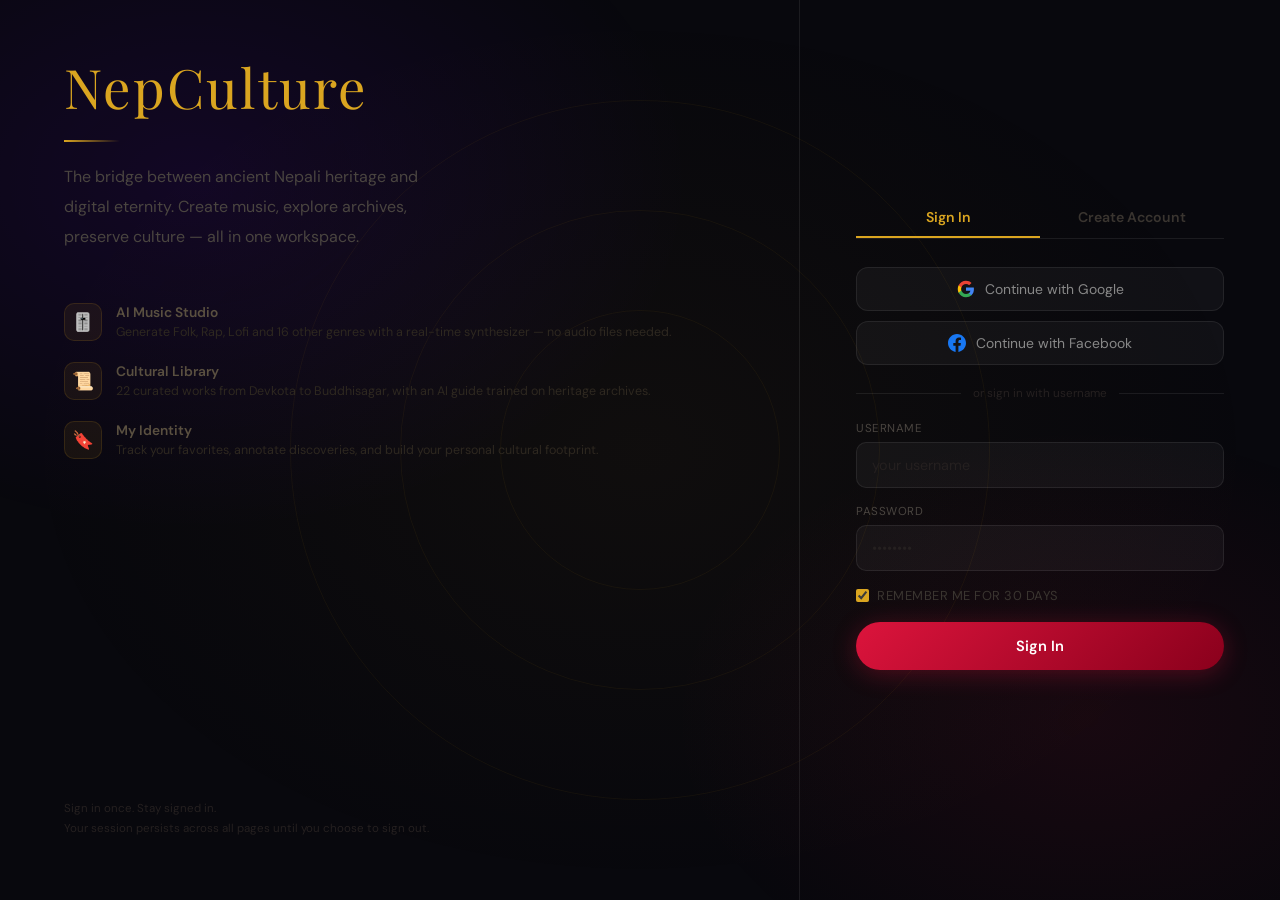
<file: login.html>
<!DOCTYPE html>
<html lang="en">
<head>
  <meta charset="UTF-8">
  <meta name="viewport" content="width=device-width, initial-scale=1.0">
  <title>Sign In — NepCulture</title>
  <link href="https://fonts.googleapis.com/css2?family=Playfair+Display:ital,wght@0,700;1,400&family=DM+Sans:wght@300;400;600&display=swap" rel="stylesheet">
  <style>
    *, *::before, *::after { box-sizing: border-box; margin: 0; padding: 0; }
    :root {
      --gold: #DAA520; --crimson: #DC143C; --accent: #6E00FF;
      --bg: #08080d; --card: rgba(15,15,22,0.97); --border: rgba(255,255,255,0.08);
      --text: #ede8e0; --muted: #3a3530;
    }
    html, body { height: 100%; }
    body {
      background: var(--bg); color: var(--text);
      font-family: 'DM Sans', sans-serif;
      display: flex; align-items: stretch; min-height: 100vh;
      overflow-x: hidden;
    }

    /* ── Animated background ─────────────────────────────────── */
    .bg {
      position: fixed; inset: 0; z-index: 0;
      background:
        radial-gradient(ellipse 60% 60% at 15% 20%, rgba(110,0,255,0.1)  0%, transparent 65%),
        radial-gradient(ellipse 50% 50% at 85% 80%, rgba(220,20,60,0.08)  0%, transparent 65%),
        radial-gradient(ellipse 70% 70% at 50% 50%, rgba(218,165,32,0.04) 0%, transparent 70%);
    }

    /* Decorative rotating circles */
    .orbit { position: fixed; border-radius: 50%; border: 1px solid rgba(218,165,32,0.06); pointer-events: none; }
    .orbit-1 { width: 700px; height: 700px; top: 50%; left: 50%; transform: translate(-50%,-50%); animation: orb 60s linear infinite; }
    .orbit-2 { width: 480px; height: 480px; top: 50%; left: 50%; transform: translate(-50%,-50%); animation: orb 40s linear infinite reverse; }
    .orbit-3 { width: 280px; height: 280px; top: 50%; left: 50%; transform: translate(-50%,-50%); animation: orb 25s linear infinite; }
    @keyframes orb { to { transform: translate(-50%,-50%) rotate(360deg); } }

    /* ── Layout ──────────────────────────────────────────────── */
    .layout { position: relative; z-index: 10; display: flex; width: 100%; min-height: 100vh; }

    /* ── Left: Brand panel ───────────────────────────────────── */
    .brand {
      flex: 1; display: flex; flex-direction: column; justify-content: center;
      padding: 60px 64px; border-right: 1px solid var(--border);
    }
    .brand-logo {
      font-family: 'Playfair Display', serif; font-size: 3.4rem;
      color: var(--gold); letter-spacing: 2px; line-height: 1;
      margin-bottom: 6px;
      animation: up 0.7s cubic-bezier(0.22,1,0.36,1) both;
    }
    .brand-rule {
      width: 56px; height: 2px;
      background: linear-gradient(90deg, var(--gold), transparent);
      margin: 20px 0; opacity: 0.6;
      animation: up 0.7s 0.08s cubic-bezier(0.22,1,0.36,1) both;
    }
    .brand-desc {
      font-size: 1rem; color: #4a4540; line-height: 1.85; max-width: 400px;
      animation: up 0.7s 0.14s cubic-bezier(0.22,1,0.36,1) both;
    }
    .features {
      margin-top: 52px; display: flex; flex-direction: column; gap: 20px;
      animation: up 0.7s 0.2s cubic-bezier(0.22,1,0.36,1) both;
    }
    .feature { display: flex; align-items: flex-start; gap: 14px; }
    .feat-icon {
      width: 38px; height: 38px; flex-shrink: 0;
      background: rgba(218,165,32,0.07); border: 1px solid rgba(218,165,32,0.14);
      border-radius: 10px; display: flex; align-items: center; justify-content: center;
      font-size: 1.1rem;
    }
    .feat-title { font-size: 0.86rem; color: #5a5040; font-weight: 600; margin-bottom: 2px; }
    .feat-desc  { font-size: 0.78rem; color: #2e2820; line-height: 1.5; }

    .brand-footer {
      margin-top: auto; padding-top: 40px;
      font-size: 0.72rem; color: #252020; line-height: 1.8;
      animation: up 0.7s 0.26s cubic-bezier(0.22,1,0.36,1) both;
    }

    /* ── Right: Auth form ────────────────────────────────────── */
    .auth-wrap {
      width: 480px; flex-shrink: 0;
      display: flex; flex-direction: column; justify-content: center;
      padding: 60px 56px;
    }
    .auth-box { animation: up 0.6s 0.05s cubic-bezier(0.22,1,0.36,1) both; }

    /* Already-logged-in banner */
    #session-banner {
      display: none;
      background: rgba(22,163,74,0.08); border: 1px solid rgba(22,163,74,0.2);
      border-radius: 12px; padding: 14px 18px; margin-bottom: 22px;
      font-size: 0.84rem; color: #4ade80; line-height: 1.5;
    }
    #session-banner a { color: #4ade80; }

    /* Tabs */
    .tabs { display: flex; border-bottom: 1px solid var(--border); margin-bottom: 28px; }
    .tab {
      flex: 1; background: none; border: none; color: #3a3530;
      font-size: 0.88rem; padding: 10px 0; cursor: pointer;
      border-bottom: 2px solid transparent;
      transition: color 0.2s, border-color 0.2s;
      font-family: 'DM Sans', sans-serif; font-weight: 600;
    }
    .tab.active { color: var(--gold); border-bottom-color: var(--gold); }
    .tab:hover:not(.active) { color: #7a6040; }

    /* OAuth buttons */
    .oauth {
      width: 100%; display: flex; align-items: center; justify-content: center;
      gap: 10px; background: rgba(255,255,255,0.04);
      border: 1px solid var(--border); color: #888;
      padding: 12px 16px; border-radius: 12px;
      font-size: 0.87rem; font-family: 'DM Sans', sans-serif;
      cursor: pointer; transition: all 0.18s; margin-bottom: 10px;
    }
    .oauth:hover { background: rgba(255,255,255,0.08); border-color: rgba(255,255,255,0.2); color: #ccc; transform: translateY(-1px); }

    /* Divider */
    .or { display: flex; align-items: center; gap: 12px; margin: 20px 0; }
    .or::before, .or::after { content: ''; flex: 1; height: 1px; background: var(--border); }
    .or span { color: #252020; font-size: 0.73rem; white-space: nowrap; }

    /* Fields */
    .field { margin-bottom: 16px; }
    label { display: block; font-size: 0.72rem; color: #4a4540; margin-bottom: 6px; letter-spacing: 0.5px; text-transform: uppercase; }
    input[type=text], input[type=password], input[type=email] {
      width: 100%; background: rgba(255,255,255,0.04); border: 1px solid var(--border);
      color: var(--text); padding: 13px 15px; border-radius: 10px;
      outline: none; font-size: 0.9rem; font-family: 'DM Sans', sans-serif;
      transition: border-color 0.2s, background 0.2s;
    }
    input:focus { border-color: rgba(218,165,32,0.5); background: rgba(255,255,255,0.06); }
    input::placeholder { color: #252020; }

    /* Remember me */
    .remember { display: flex; align-items: center; gap: 8px; margin-bottom: 18px; cursor: pointer; }
    .remember span { font-size: 0.81rem; color: #3a3530; }
    .remember input { accent-color: var(--gold); cursor: pointer; }

    /* Submit */
    .btn-submit {
      width: 100%;
      background: linear-gradient(135deg, #DC143C 0%, #8a001c 100%);
      color: #fff; border: none; padding: 14px;
      border-radius: 30px; font-size: 0.92rem; font-weight: 600;
      cursor: pointer; transition: all 0.2s;
      font-family: 'DM Sans', sans-serif;
      box-shadow: 0 4px 24px rgba(220,20,60,0.3);
    }
    .btn-submit:hover:not(:disabled) { background: linear-gradient(135deg,#b80f2a,#6a0014); box-shadow: 0 6px 32px rgba(220,20,60,0.45); transform: translateY(-1px); }
    .btn-submit:disabled { opacity: 0.5; cursor: wait; transform: none; }
    .btn-submit.ok { background: linear-gradient(135deg,#16a34a,#0a5c28) !important; box-shadow: 0 4px 24px rgba(22,163,74,0.3) !important; }

    /* Messages */
    .msg-err { color: #f87171; font-size: 0.8rem; text-align: center; margin-top: 12px; min-height: 20px; }
    .msg-ok  { color: #4ade80; font-size: 0.8rem; text-align: center; margin-top: 12px; min-height: 20px; }

    /* Spinner */
    @keyframes spin { to { transform: rotate(360deg); } }
    .sp {
      display: inline-block; width: 14px; height: 14px;
      border: 2px solid rgba(255,255,255,0.3); border-top-color: #fff;
      border-radius: 50%; animation: spin 0.55s linear infinite;
      vertical-align: middle; margin-right: 6px;
    }

    /* Animations */
    @keyframes up { from { opacity:0; transform:translateY(18px); } to { opacity:1; transform:translateY(0); } }
    @keyframes shake { 0%,100%{transform:translateX(0)} 20%,60%{transform:translateX(-6px)} 40%,80%{transform:translateX(6px)} }
    .shake { animation: shake 0.35s ease; }

    /* Responsive */
    @media (max-width: 860px) {
      .layout { flex-direction: column; }
      .brand  { display: none; }
      .auth-wrap { width: 100%; padding: 40px 28px; }
    }
  </style>
</head>
<body>

<div class="bg"></div>
<div class="orbit orbit-1"></div>
<div class="orbit orbit-2"></div>
<div class="orbit orbit-3"></div>

<div class="layout">

  <!-- ── BRAND PANEL ──────────────────────────────────────────── -->
  <div class="brand">
    <div class="brand-logo">NepCulture</div>
    <div class="brand-rule"></div>
    <p class="brand-desc">
      The bridge between ancient Nepali heritage and digital eternity.
      Create music, explore archives, preserve culture — all in one workspace.
    </p>

    <div class="features">
      <div class="feature">
        <div class="feat-icon">🎚️</div>
        <div>
          <div class="feat-title">AI Music Studio</div>
          <div class="feat-desc">Generate Folk, Rap, Lofi and 16 other genres with a real-time synthesizer — no audio files needed.</div>
        </div>
      </div>
      <div class="feature">
        <div class="feat-icon">📜</div>
        <div>
          <div class="feat-title">Cultural Library</div>
          <div class="feat-desc">22 curated works from Devkota to Buddhisagar, with an AI guide trained on heritage archives.</div>
        </div>
      </div>
      <div class="feature">
        <div class="feat-icon">🔖</div>
        <div>
          <div class="feat-title">My Identity</div>
          <div class="feat-desc">Track your favorites, annotate discoveries, and build your personal cultural footprint.</div>
        </div>
      </div>
    </div>

    <div class="brand-footer">
      Sign in once. Stay signed in.<br>
      Your session persists across all pages until you choose to sign out.
    </div>
  </div>

  <!-- ── AUTH PANEL ──────────────────────────────────────────── -->
  <div class="auth-wrap">
    <div class="auth-box">

      <!-- Session active banner -->
      <div id="session-banner">
        ✓ You're signed in as <strong id="sname"></strong>.
        <a href="index.html" style="margin-left:8px;">Continue to NepCulture →</a>
      </div>

      <div class="tabs">
        <button class="tab active" id="tab-in" onclick="switchTab('in')">Sign In</button>
        <button class="tab"        id="tab-up" onclick="switchTab('up')">Create Account</button>
      </div>

      <!-- ── SIGN IN ─────────────────────────────────────── -->
      <div id="form-in">
        <button class="oauth" id="btn-google">
          <svg width="18" height="18" viewBox="0 0 24 24">
            <path fill="#4285F4" d="M22.56 12.25c0-.78-.07-1.53-.2-2.25H12v4.26h5.92c-.26 1.37-1.04 2.53-2.21 3.31v2.77h3.57c2.08-1.92 3.28-4.74 3.28-8.09z"/>
            <path fill="#34A853" d="M12 23c2.97 0 5.46-.98 7.28-2.66l-3.57-2.77c-.98.66-2.23 1.06-3.71 1.06-2.86 0-5.29-1.93-6.16-4.53H2.18v2.84C3.99 20.53 7.7 23 12 23z"/>
            <path fill="#FBBC05" d="M5.84 14.09c-.22-.66-.35-1.36-.35-2.09s.13-1.43.35-2.09V7.07H2.18C1.43 8.55 1 10.22 1 12s.43 3.45 1.18 4.93l3.66-2.84z"/>
            <path fill="#EA4335" d="M12 5.38c1.62 0 3.06.56 4.21 1.64l3.15-3.15C17.45 2.09 14.97 1 12 1 7.7 1 3.99 3.47 2.18 7.07l3.66 2.84c.87-2.6 3.3-4.53 6.16-4.53z"/>
          </svg>
          Continue with Google
        </button>
        <button class="oauth" id="btn-facebook">
          <svg width="18" height="18" viewBox="0 0 24 24">
            <path fill="#1877F2" d="M24 12.073c0-6.627-5.373-12-12-12s-12 5.373-12 12c0 5.99 4.388 10.954 10.125 11.854v-8.385H7.078v-3.47h3.047V9.43c0-3.007 1.792-4.669 4.533-4.669 1.312 0 2.686.235 2.686.235v2.953H15.83c-1.491 0-1.956.925-1.956 1.874v2.25h3.328l-.532 3.47h-2.796v8.385C19.612 23.027 24 18.062 24 12.073z"/>
          </svg>
          Continue with Facebook
        </button>
        <div class="or"><span>or sign in with username</span></div>
        <div class="field">
          <label for="si-user">Username</label>
          <input type="text" id="si-user" placeholder="your username" autocomplete="username">
        </div>
        <div class="field">
          <label for="si-pass">Password</label>
          <input type="password" id="si-pass" placeholder="••••••••" autocomplete="current-password">
        </div>
        <label class="remember">
          <input type="checkbox" id="si-rem" checked>
          <span>Remember me for 30 days</span>
        </label>
        <button class="btn-submit" id="btn-login">Sign In</button>
        <div class="msg-err" id="si-err"></div>
      </div>

      <!-- ── REGISTER ──────────────────────────────────────── -->
      <div id="form-up" style="display:none;">
        <div class="field">
          <label for="su-name">Your Name</label>
          <input type="text" id="su-name" placeholder="Hari Prasad Sharma">
        </div>
        <div class="field">
          <label for="su-user">Username</label>
          <input type="text" id="su-user" placeholder="choose a username" autocomplete="username">
        </div>
        <div class="field">
          <label for="su-pass">Password</label>
          <input type="password" id="su-pass" placeholder="min 6 characters" autocomplete="new-password">
        </div>
        <div class="field">
          <label for="su-pass2">Confirm Password</label>
          <input type="password" id="su-pass2" placeholder="repeat password" autocomplete="new-password">
        </div>
        <button class="btn-submit" id="btn-register">Create Account</button>
        <div class="msg-err" id="su-err"></div>
        <div class="msg-ok"  id="su-ok"></div>
      </div>

    </div>
  </div>
</div>

<script src="js/auth.js"></script>
<script>
(function () {
  // If a valid session already exists, show the banner and auto-redirect
  const sess = NepAuth.getSession();
  if (sess) {
    document.getElementById('session-banner').style.display = 'block';
    document.getElementById('sname').textContent = sess.displayName || sess.username;
    setTimeout(() => window.location.replace('index.html'), 1600);
    return; // don't wire form events — not needed
  }

  // ── Helpers ───────────────────────────────────────────────
  function switchTab(t) {
    document.getElementById('form-in').style.display = t === 'in' ? 'block' : 'none';
    document.getElementById('form-up').style.display = t === 'up' ? 'block' : 'none';
    document.getElementById('tab-in').classList.toggle('active', t === 'in');
    document.getElementById('tab-up').classList.toggle('active', t === 'up');
    document.getElementById('si-err').textContent = '';
    document.getElementById('su-err').textContent = '';
    document.getElementById('su-ok').textContent  = '';
  }
  window.switchTab = switchTab;

  function shakeBox() {
    const b = document.querySelector('.auth-box');
    b.classList.remove('shake'); void b.offsetWidth; b.classList.add('shake');
  }

  function setLoading(btn, on, def) {
    if (on) { btn._t = btn.innerHTML; btn.disabled = true; btn.innerHTML = '<span class="sp"></span>Signing in…'; }
    else     { btn.disabled = false; btn.innerHTML = btn._t || def || btn.innerHTML; }
  }

  function onSuccess(btn) {
    btn.disabled = true;
    btn.innerHTML = '✓ Signed in — welcome!';
    btn.classList.add('ok');
    setTimeout(() => window.location.replace('index.html'), 700);
  }

  // ── Google OAuth ───────────────────────────────────────────
  document.getElementById('btn-google').addEventListener('click', () => {
    NepAuth.loginOAuth('Google').then(r => {
      if (r.success) onSuccess(document.getElementById('btn-login'));
      else document.getElementById('si-err').textContent = r.error;
    });
  });

  // ── Facebook OAuth ─────────────────────────────────────────
  document.getElementById('btn-facebook').addEventListener('click', () => {
    NepAuth.loginOAuth('Facebook').then(r => {
      if (r.success) onSuccess(document.getElementById('btn-login'));
      else document.getElementById('si-err').textContent = r.error;
    });
  });

  // ── Sign In ────────────────────────────────────────────────
  function doLogin() {
    const u   = document.getElementById('si-user').value.trim();
    const p   = document.getElementById('si-pass').value;
    const rem = document.getElementById('si-rem').checked;
    const err = document.getElementById('si-err');
    const btn = document.getElementById('btn-login');
    err.textContent = '';
    setLoading(btn, true, 'Sign In');
    setTimeout(() => {
      const r = NepAuth.login(u, p, rem);
      if (r.success) {
        onSuccess(btn);
      } else {
        setLoading(btn, false, 'Sign In');
        err.textContent = r.error;
        shakeBox();
      }
    }, 360);
  }

  document.getElementById('btn-login').addEventListener('click', doLogin);
  document.getElementById('si-pass').addEventListener('keydown', e => { if (e.key === 'Enter') doLogin(); });
  document.getElementById('si-user').addEventListener('keydown', e => { if (e.key === 'Enter') document.getElementById('si-pass').focus(); });

  // ── Register ───────────────────────────────────────────────
  function doRegister() {
    const name = document.getElementById('su-name').value.trim();
    const u    = document.getElementById('su-user').value.trim();
    const p    = document.getElementById('su-pass').value;
    const p2   = document.getElementById('su-pass2').value;
    const err  = document.getElementById('su-err');
    const ok   = document.getElementById('su-ok');
    const btn  = document.getElementById('btn-register');
    err.textContent = ''; ok.textContent = '';

    if (p !== p2) { err.textContent = 'Passwords do not match.'; shakeBox(); return; }

    setLoading(btn, true, 'Create Account');
    setTimeout(() => {
      const r = NepAuth.register(u, p, name);
      if (r.success) {
        btn.disabled = true; btn.innerHTML = '✓ Account created!'; btn.classList.add('ok');
        ok.textContent = 'Welcome to NepCulture 🎉 Redirecting…';
        setTimeout(() => window.location.replace('index.html'), 900);
      } else {
        setLoading(btn, false, 'Create Account');
        err.textContent = r.error;
        shakeBox();
      }
    }, 420);
  }

  document.getElementById('btn-register').addEventListener('click', doRegister);
  document.getElementById('su-pass2').addEventListener('keydown', e => { if (e.key === 'Enter') doRegister(); });

})();
</script>
</body>
</html>
</file>
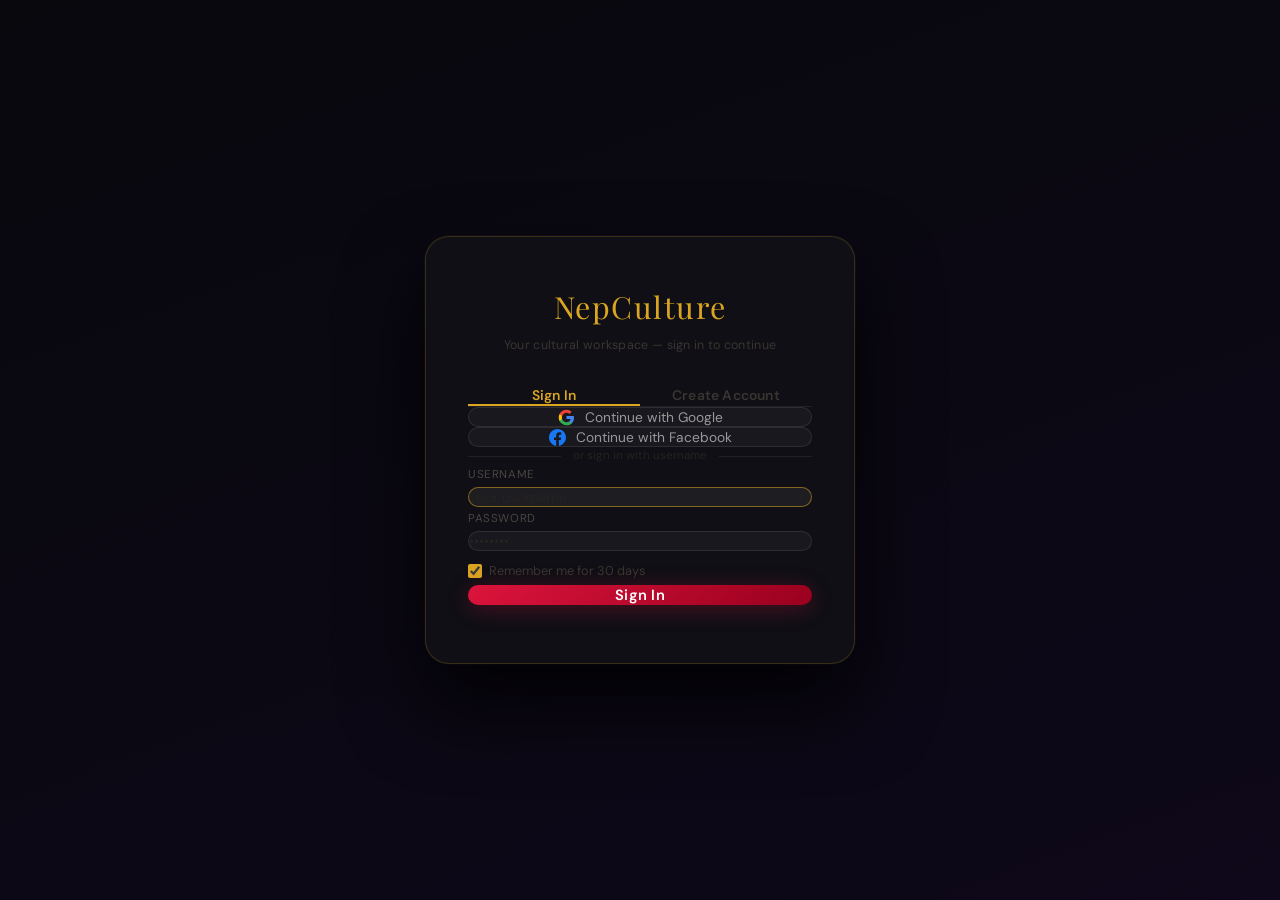
<file: music.html>
<!DOCTYPE html>
<html lang="en">
<head>
<meta charset="UTF-8">
<meta name="viewport" content="width=device-width, initial-scale=1.0">
<title>NepCulture Studio</title>
<link rel="stylesheet" href="css/style.css">
</head>

<body class="dashboard-mode">

<div class="app-layout" role="main">

    <!-- ================= SIDEBAR ================= -->
    <aside class="app-sidebar" role="navigation" aria-label="Studio sidebar">
        <div class="sidebar-header">
            <div class="logo-icon gold-text" aria-hidden="true">♪</div>
            <h3>NepCulture</h3>
        </div>

        <div class="profile-card" aria-label="User profile" id="sidebar-profile">
            <div class="profile-avatar" aria-hidden="true" id="profile-avatar">NC</div>
            <div class="profile-info">
                <h4 id="profile-name">Creator Mode</h4>
                <span id="profile-role">Free Plan</span>
            </div>
        </div>

        <nav class="sidebar-nav" aria-label="Studio navigation">
            <a href="music.html"           class="active" aria-current="page">Studio</a>
            <a href="myfavourites.html">My Favorites</a>
            <a href="culturallibrary.html">Library</a>
        </nav>

        <!-- Admin panel link (only shown to admin) -->
        <div id="admin-panel-link" style="display:none; margin: 8px 0;">
            <a href="#" id="admin-stats-btn" style="display:flex;align-items:center;gap:8px;padding:11px 14px;background:rgba(218,165,32,0.1);border:1px solid rgba(218,165,32,0.3);border-radius:8px;color:var(--gold);font-size:0.82rem;text-decoration:none;" onclick="showAdminPanel(); return false;">
                ⚙️ Admin Panel
            </a>
        </div>

        <div class="sidebar-footer">
            <div class="credits-box" aria-label="Credits remaining">
                <span>Credits</span>
                <strong>12</strong>
            </div>
            <button class="btn-upgrade" aria-label="Upgrade to Pro plan">Upgrade to Pro</button>
            <button onclick="NepAuth.logout()" style="width:100%;background:transparent;border:1px solid #333;color:#666;padding:9px;border-radius:8px;font-size:0.8rem;cursor:pointer;margin-top:6px;font-family:'DM Sans',sans-serif;">Sign Out</button>
        </div>
    </aside>

    <!-- ================= INPUT PANEL ================= -->
    <section class="app-input-panel" aria-label="Track creation panel">

        <div class="input-header">
            <h2>Create Track</h2>
            <div class="badge">AI Composer <span class="badge-new">NEW</span></div>
        </div>

        <!-- Custom Track Title -->
        <div class="input-group">
            <label for="custom-title">Track Title</label>
            <input type="text" id="custom-title" class="style-input" placeholder="Name your track… (optional)" aria-label="Custom track title" maxlength="80">
        </div>

        <!-- Lyrics -->
        <div class="input-group">
            <label for="lyrics-input">Lyrics</label>
            <textarea id="lyrics-input" placeholder="Write lyrics here, or click Assist for a genre-aware suggestion…" aria-label="Track lyrics" maxlength="5000"></textarea>
            <div class="textarea-footer">
                <button class="btn-assistant" aria-label="Get lyric suggestion">Assist</button>
                <div class="char-count" aria-live="polite">
                    <span id="word-count">0</span> words |
                    <span id="char-count-val">0</span>/5000
                </div>
            </div>
        </div>

        <!-- Genre -->
        <div class="input-group">
            <label for="genre-select">Genre</label>
            <select id="genre-select" class="style-input" aria-label="Music genre">
                <optgroup label="Street &amp; Urban">
                    <option value="Rap">Hip Hop &amp; Rap</option>
                    <option value="Rock">Rock &amp; Alternative</option>
                    <option value="RnB">R&amp;B &amp; Soul</option>
                    <option value="Jazz">Jazz &amp; Blues</option>
                </optgroup>
                <optgroup label="Nepali Traditional">
                    <option value="Folk">Folk &amp; Adhunik</option>
                    <option value="Tamang">Tamang Selo</option>
                    <option value="Newari">Newari Traditional</option>
                    <option value="Bhajan">Bhajan &amp; Devotional</option>
                    <option value="Classical">Classical Ragas</option>
                    <option value="Dohori">Dohori</option>
                </optgroup>
                <optgroup label="Modern">
                    <option value="Pop">Pop &amp; Electronic</option>
                    <option value="Lofi">Lofi</option>
                    <option value="Fusion">Fusion</option>
                    <option value="Ambient">Ambient &amp; Experimental</option>
                </optgroup>
                <optgroup label="Cinematic">
                    <option value="Epic">Epic &amp; Triumphant</option>
                    <option value="Suspense">Suspense &amp; Mystery</option>
                </optgroup>
                <optgroup label="Emotional">
                    <option value="Chill">Relaxing &amp; Chill</option>
                    <option value="Happy">Happy &amp; Vibrant</option>
                    <option value="Sad">Sad &amp; Melancholy</option>
                </optgroup>
            </select>
        </div>

        <!-- Mood -->
        <div class="input-group">
            <label for="mood-select">Mood</label>
            <select id="mood-select" class="style-input" aria-label="Track mood">
                <optgroup label="Intense">
                    <option value="Aggressive">Aggressive</option>
                    <option value="Rebellious">Rebellious</option>
                    <option value="Passionate">Passionate</option>
                    <option value="Triumphant">Triumphant</option>
                </optgroup>
                <optgroup label="Introspective">
                    <option value="Reflective">Reflective</option>
                    <option value="Melancholic">Melancholic</option>
                    <option value="Nostalgic">Nostalgic</option>
                    <option value="Longing">Longing</option>
                    <option value="Mysterious">Mysterious</option>
                </optgroup>
                <optgroup label="Positive">
                    <option value="Uplifting">Uplifting</option>
                    <option value="Romantic">Romantic</option>
                    <option value="Playful">Playful</option>
                    <option value="Peaceful">Peaceful</option>
                </optgroup>
                <optgroup label="Sacred">
                    <option value="Spiritual">Spiritual</option>
                </optgroup>
            </select>
        </div>

        <!-- Tempo -->
        <div class="input-group">
            <label for="tempo-input">Tempo (BPM)</label>
            <input type="number" id="tempo-input" min="40" max="220" value="100" class="style-input" aria-label="Tempo in BPM">
        </div>

        <!-- Key -->
        <div class="input-group">
            <label for="key-select">Key</label>
            <select id="key-select" class="style-input" aria-label="Musical key">
                <option>C Major</option>
                <option>C Minor</option>
                <option>D Major</option>
                <option>D Minor</option>
                <option>E Minor</option>
                <option>F Major</option>
                <option>G Major</option>
                <option>A Major</option>
                <option>A Minor</option>
                <option>B Minor</option>
            </select>
        </div>

        <!-- Live Feedback -->
        <div id="live-feedback-box" class="live-feedback" style="display:none;" role="status" aria-live="polite">
            <span>Lang: <strong id="lang-detect"></strong></span>
            <span>Mood: <strong id="emotion-detect"></strong></span>
        </div>

        <!-- Generate -->
        <button id="btn-generate" class="btn-primary btn-generate" aria-label="Generate track">
            Generate Track
        </button>

        <!-- Progress -->
        <div id="progress-container" class="progress-container" role="status" aria-live="polite">
            <div class="progress-text" id="progress-text">Rendering…</div>
            <div class="progress-bar" id="progress-bar-el" role="progressbar" aria-valuenow="0" aria-valuemin="0" aria-valuemax="100">
                <div class="progress-fill" id="progress-fill"></div>
            </div>
        </div>

    </section>

    <!-- ================= TRACK LIST ================= -->
    <section class="app-track-list" aria-label="Generated tracks">
        <div class="track-list-header">
            <div class="search-box" role="search">
                <span aria-hidden="true">🔍</span>
                <input type="text" placeholder="Search by title, genre, lyrics…" aria-label="Search tracks" tabindex="0">
            </div>
        </div>
        <div class="tracks-container" id="track-container" role="list" aria-label="Track list">
            <p style="color:#777;">No tracks yet.</p>
        </div>
    </section>

    <!-- ================= DETAILS PANEL ================= -->
    <aside class="app-details-panel" aria-label="Track details">
        <div class="vinyl-container" aria-hidden="true">
            <div class="vinyl-record" id="vinyl-art">
                <div class="vinyl-center">NC</div>
            </div>
        </div>
        <div class="track-meta-details">
            <h3 id="detail-title">No Track Selected</h3>
            <div class="tag-row" id="detail-tags" style="display:none;">
                <span class="tag">Generated</span>
                <span class="tag">AI</span>
            </div>
            <div class="track-date" id="detail-date"></div>
        </div>
        <div class="lyrics-preview">
            <div class="lyrics-header"><h4>Lyrics</h4></div>
            <div class="lyrics-content" id="detail-lyrics" aria-label="Track lyrics"></div>
        </div>
    </aside>

</div>

<!-- ================= BOTTOM PLAYER ================= -->
<div class="app-player-bar" role="region" aria-label="Audio player">
    <div class="player-controls">
        <button class="icon-btn" aria-label="Previous track" tabindex="0">⏮</button>
        <button class="icon-btn play-main" aria-label="Play or pause" tabindex="0">▶</button>
        <button class="icon-btn" aria-label="Next track" tabindex="0">⏭</button>
    </div>
    <div class="player-timeline" aria-label="Playback timeline">
        <span class="time" aria-label="Current time">0:00</span>
        <div class="timeline-bar" role="slider" aria-label="Seek" aria-valuemin="0" aria-valuemax="100" aria-valuenow="0" tabindex="0">
            <div class="timeline-progress"></div>
        </div>
        <span class="time" id="player-duration" aria-label="Total duration">3:20</span>
    </div>
    <div class="player-actions">
        <button class="icon-btn" aria-label="Toggle favorite" tabindex="0">♡</button>
        <button class="icon-btn" aria-label="Download or mark offline" title="Download / Offline" tabindex="0">⬇</button>
    </div>
</div>

<!-- Admin Panel Modal -->
<div id="admin-modal" style="display:none; position:fixed; inset:0; background:rgba(0,0,0,0.85); z-index:9000; display:flex; align-items:center; justify-content:center;" onclick="if(event.target===this)this.style.display='none';">
    <div style="background:#161619; border:1px solid rgba(218,165,32,0.3); border-radius:16px; padding:40px; max-width:520px; width:90%; position:relative;">
        <h2 style="font-family:'Playfair Display',serif; color:var(--gold); margin-bottom:8px;">Admin Panel</h2>
        <p style="color:#888; font-size:0.85rem; margin-bottom:24px;">Platform administration & statistics</p>
        <div id="admin-content" style="display:grid; grid-template-columns:1fr 1fr 1fr; gap:16px; margin-bottom:24px;"></div>
        <div id="admin-users-list" style="background:rgba(0,0,0,0.3); border-radius:8px; padding:16px; max-height:200px; overflow-y:auto; margin-bottom:20px;"></div>
        <button onclick="document.getElementById('admin-modal').style.display='none'" style="background:transparent;border:1px solid #333;color:#888;padding:10px 20px;border-radius:8px;cursor:pointer;font-family:'DM Sans',sans-serif;">Close</button>
    </div>
</div>

<script src="js/auth.js"></script>
<script src="js/main.js"></script>
<script src="js/audioEngine.js"></script>
<script src="js/studio.js"></script>
<script>
// Auth protection
if (!NepAuth.requireAuth()) { /* redirect handled */ }

// Update sidebar profile
(function() {
    const s = NepAuth.getSession();
    if (!s) return;
    const nameEl   = document.getElementById('profile-name');
    const roleEl   = document.getElementById('profile-role');
    const avatarEl = document.getElementById('profile-avatar');
    if (nameEl)   nameEl.innerText   = s.displayName || s.username;
    if (roleEl)   roleEl.innerText   = s.role === 'admin' ? 'Administrator' : 'Free Plan';
    if (avatarEl) avatarEl.innerText = (s.displayName || s.username).substring(0,2).toUpperCase();

    if (NepAuth.isAdmin()) {
        document.getElementById('admin-panel-link').style.display = 'block';
        if (roleEl) roleEl.style.color = 'var(--gold)';
    }
})();

function showAdminPanel() {
    if (!NepAuth.isAdmin()) return;
    const modal = document.getElementById('admin-modal');
    modal.style.display = 'flex';
    _renderAdminPanel();
}

function _renderAdminPanel() {
    const stats    = NepAuth.getStats();
    const users    = NepAuth.getUsers();
    const sessions = NepAuth.getSessions();
    const content  = document.getElementById('admin-content');
    const userList = document.getElementById('admin-users-list');

    // ── Stats row ────────────────────────────────────────────────────────
    content.innerHTML = [
        ['Tracks',    stats.totalTracks,    '#DAA520'],
        ['Books',     stats.totalBooks,     '#DAA520'],
        ['Users',     stats.totalUsers,     '#DAA520'],
        ['Active Sessions', stats.activeSessions, '#22c55e'],
    ].map(([label, val, col]) => `
        <div style="background:rgba(255,255,255,0.03);border:1px solid rgba(255,255,255,0.07);border-radius:10px;padding:18px;text-align:center;">
            <div style="font-size:1.8rem;color:${col};font-family:'Playfair Display',serif;">${val}</div>
            <div style="font-size:0.72rem;color:#666;text-transform:uppercase;letter-spacing:1px;margin-top:5px;">${label}</div>
        </div>
    `).join('');

    // ── Active Sessions ──────────────────────────────────────────────────
    const activeSess = sessions.filter(s => s.active);
    const sessHtml = activeSess.length === 0
        ? '<p style="color:#444;font-size:0.84rem;padding:12px 0;">No active sessions.</p>'
        : activeSess.map(s => `
            <div style="display:flex;justify-content:space-between;align-items:center;padding:10px 0;border-bottom:1px solid rgba(255,255,255,0.05);">
                <div style="flex:1;min-width:0;">
                    <div style="font-size:0.84rem;color:#ccc;font-weight:600;">${_esc(s.displayName)} <span style="color:#555;font-weight:400;">@${_esc(s.username)}</span></div>
                    <div style="font-size:0.72rem;color:#444;margin-top:2px;">
                        via <span style="color:#6a5a30;">${_esc(s.method)}</span> · 
                        Signed in ${_esc(s.loginTime)} · 
                        Active ${_esc(s.lastActivity)}
                    </div>
                    <div style="font-size:0.68rem;color:#333;margin-top:1px;overflow:hidden;text-overflow:ellipsis;white-space:nowrap;max-width:300px;" title="${_esc(s.device)}">${_esc(s.device)}</div>
                </div>
                <button onclick="adminRevokeSession('${_esc(s.fullToken)}')"
                    style="background:rgba(220,20,60,0.12);border:1px solid rgba(220,20,60,0.3);color:#f87171;padding:5px 12px;border-radius:6px;cursor:pointer;font-size:0.75rem;flex-shrink:0;margin-left:12px;transition:all 0.2s;"
                    onmouseover="this.style.background='rgba(220,20,60,0.25)'" onmouseout="this.style.background='rgba(220,20,60,0.12)'"
                    title="Revoke this session">Revoke</button>
            </div>`).join('');

    // ── Users table ──────────────────────────────────────────────────────
    const usersHtml = users.length === 0
        ? '<p style="color:#444;font-size:0.84rem;padding:12px 0;">No registered users yet.</p>'
        : users.map(u => `
            <div style="display:flex;justify-content:space-between;align-items:center;padding:10px 0;border-bottom:1px solid rgba(255,255,255,0.05);">
                <div>
                    <div style="font-size:0.84rem;color:${u.disabled?'#555':'#ccc'};font-weight:600;">${_esc(u.displayName||u.username)} <span style="color:#444;font-weight:400;">@${_esc(u.username)}</span>
                        ${u.disabled ? '<span style="background:rgba(220,20,60,0.15);color:#f87171;font-size:0.68rem;padding:1px 7px;border-radius:10px;margin-left:6px;">DISABLED</span>' : ''}
                        ${u.oauthProvider ? `<span style="background:rgba(110,0,255,0.15);color:#9a6aff;font-size:0.68rem;padding:1px 7px;border-radius:10px;margin-left:4px;">${_esc(u.oauthProvider)}</span>` : ''}
                    </div>
                    <div style="font-size:0.72rem;color:#444;margin-top:2px;">Joined ${new Date(u.createdAt).toLocaleDateString()}</div>
                </div>
                <div style="display:flex;gap:6px;flex-shrink:0;margin-left:12px;">
                    <button onclick="adminKickUser('${_esc(u.username)}')"
                        style="background:rgba(255,165,0,0.1);border:1px solid rgba(255,165,0,0.25);color:#fbbf24;padding:4px 10px;border-radius:6px;cursor:pointer;font-size:0.72rem;transition:all 0.2s;"
                        onmouseover="this.style.background='rgba(255,165,0,0.2)'" onmouseout="this.style.background='rgba(255,165,0,0.1)'"
                        title="Revoke all active sessions for this user">Kick</button>
                    ${u.disabled
                        ? `<button onclick="adminEnableUser('${_esc(u.username)}')" style="background:rgba(34,197,94,0.1);border:1px solid rgba(34,197,94,0.25);color:#4ade80;padding:4px 10px;border-radius:6px;cursor:pointer;font-size:0.72rem;transition:all 0.2s;" onmouseover="this.style.background='rgba(34,197,94,0.2)'" onmouseout="this.style.background='rgba(34,197,94,0.1)'" title="Re-enable this account">Enable</button>`
                        : `<button onclick="adminDisableUser('${_esc(u.username)}')" style="background:rgba(220,20,60,0.1);border:1px solid rgba(220,20,60,0.25);color:#f87171;padding:4px 10px;border-radius:6px;cursor:pointer;font-size:0.72rem;transition:all 0.2s;" onmouseover="this.style.background='rgba(220,20,60,0.2)'" onmouseout="this.style.background='rgba(220,20,60,0.1)'" title="Disable this account">Disable</button>`
                    }
                </div>
            </div>`).join('');

    userList.innerHTML = `
        <div style="margin-bottom:24px;">
            <div style="font-size:0.72rem;color:#666;text-transform:uppercase;letter-spacing:1.5px;margin-bottom:10px;display:flex;align-items:center;gap:8px;">
                <span style="display:inline-block;width:8px;height:8px;background:#22c55e;border-radius:50%;box-shadow:0 0 6px #22c55e;"></span>
                Active Sessions (${activeSess.length})
            </div>
            ${sessHtml}
        </div>
        <div>
            <div style="font-size:0.72rem;color:#666;text-transform:uppercase;letter-spacing:1.5px;margin-bottom:10px;">
                Registered Users (${users.length})
            </div>
            ${usersHtml}
        </div>`;
}

// Admin action handlers (called from inline onclick)
function adminRevokeSession(fullToken) {
    if (!confirm('Revoke this session? The user will be signed out on their next page load.')) return;
    NepAuth.revokeSession(fullToken);
    if (typeof showToast === 'function') showToast('Session revoked.', 'crimson');
    _renderAdminPanel();
}
function adminKickUser(username) {
    if (!confirm('Revoke ALL sessions for @' + username + '?')) return;
    NepAuth.revokeUserSessions(username);
    if (typeof showToast === 'function') showToast('All sessions for @' + username + ' revoked.', 'crimson');
    _renderAdminPanel();
}
function adminDisableUser(username) {
    if (!confirm('Disable account @' + username + '? They will be signed out immediately.')) return;
    NepAuth.disableUser(username);
    if (typeof showToast === 'function') showToast('@' + username + ' disabled.', 'crimson');
    _renderAdminPanel();
}
function adminEnableUser(username) {
    NepAuth.enableUser(username);
    if (typeof showToast === 'function') showToast('@' + username + ' re-enabled.', 'gold');
    _renderAdminPanel();
}
function _esc(str) {
    return String(str||'').replace(/&/g,'&amp;').replace(/</g,'&lt;').replace(/>/g,'&gt;').replace(/"/g,'&quot;');
}
</script>
</body>
</html>
</file>
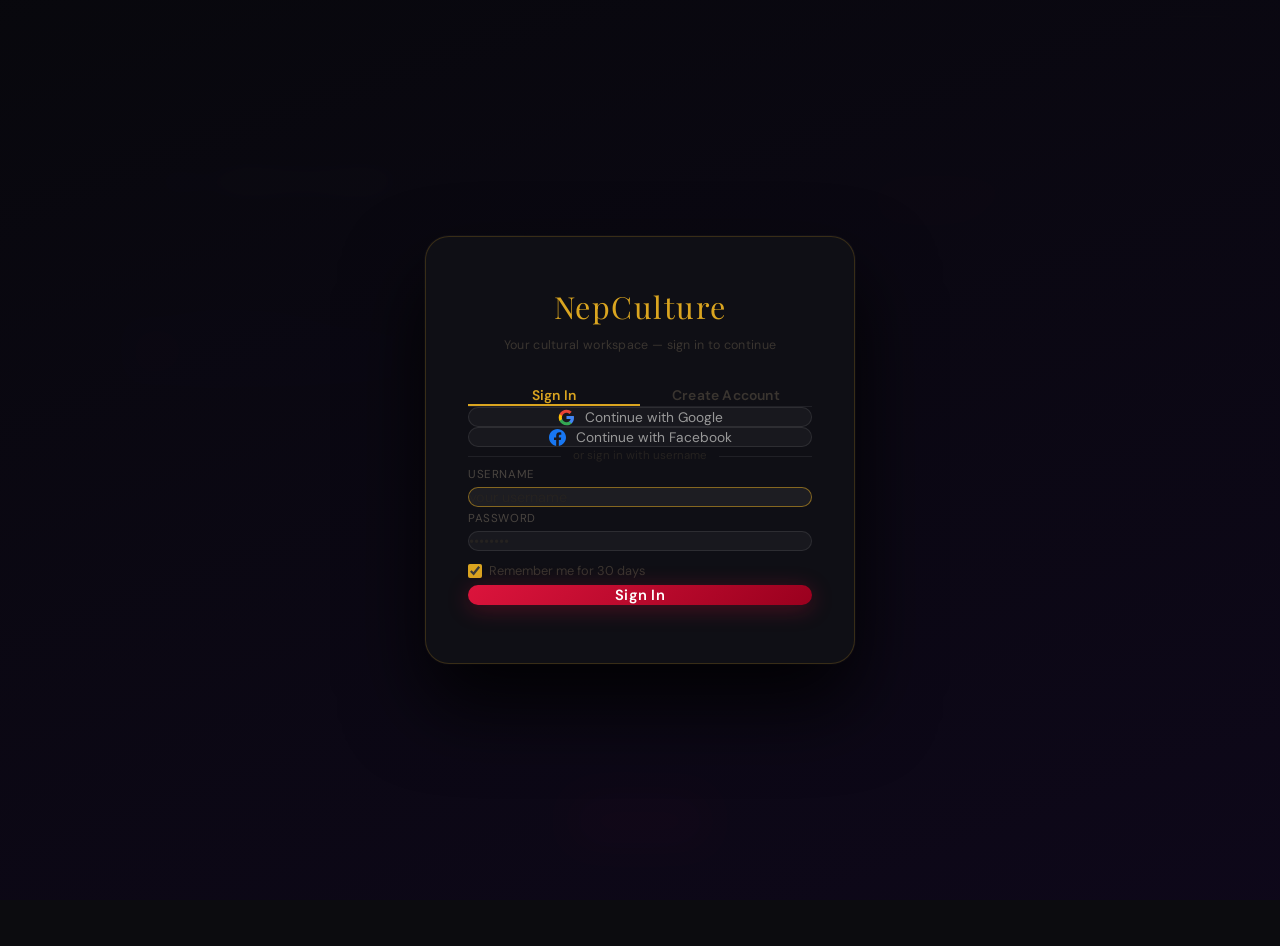
<file: myfavourites.html>
<!DOCTYPE html>
<html lang="en">
<head>
    <meta charset="UTF-8">
    <meta name="viewport" content="width=device-width, initial-scale=1.0">
    <title>My Identity | NepCulture</title>
    <link rel="stylesheet" href="css/style.css">
    <style>
        .container { max-width: 1100px; margin: 40px auto; padding: 0 20px; }

        /* Dashboard header */
        .dashboard {
            background: var(--glass-surface);
            backdrop-filter: blur(14px);
            -webkit-backdrop-filter: blur(14px);
            padding: 30px 36px;
            border-radius: 16px;
            border: 1px solid var(--glass-border);
            display: flex; justify-content: space-between; align-items: center;
            margin-bottom: 40px; box-shadow: var(--glass-shadow);
        }
        .stat-box { text-align: center; }
        .stat-num  { font-size: 2.5rem; color: var(--gold); font-family: 'Playfair Display', serif; }
        .stat-label{ font-size: 0.8rem; color: var(--text-muted); text-transform: uppercase; letter-spacing: 1px; }

        /* Level card */
        .level-card { background: rgba(255,255,255,0.04); padding: 20px; border-radius: 8px; border: 1px solid var(--glass-border); min-width: 280px; backdrop-filter: blur(8px); }
        .level-header { display: flex; justify-content: space-between; margin-bottom: 10px; font-size: 0.9rem; }
        .lvl-bar-bg   { height: 6px; background: #333; border-radius: 3px; }
        .lvl-bar-fill { height: 100%; background: var(--crimson); width: 45%; border-radius: 3px; transition: width 0.6s ease; }

        /* Playback status bar */
        #playback-bar {
            display: none;
            background: rgba(110, 0, 255, 0.12);
            border: 1px solid var(--accent-1);
            border-radius: 8px;
            padding: 12px 18px;
            margin-bottom: 20px;
            font-size: 0.88rem;
            color: var(--accent-1);
            align-items: center;
            gap: 12px;
        }
        #playback-bar.visible { display: flex; animation: fadeInUp 0.25s ease; }

        /* Tabs */
        .tabs { display: flex; gap: 20px; border-bottom: 1px solid #333; margin-bottom: 30px; flex-wrap: wrap; }
        .tab-btn {
            background: none; border: none; color: var(--text-muted);
            font-size: 1rem; padding: 10px 0; cursor: pointer;
            border-bottom: 2px solid transparent; transition: var(--transition);
        }
        .tab-btn:hover  { color: white; }
        .tab-btn.active { color: var(--gold); border-bottom-color: var(--gold); }
        .tab-btn:focus-visible { outline: 2px solid var(--accent-1); outline-offset: 4px; }

        /* Grid */
        .vault-grid { display: grid; grid-template-columns: repeat(auto-fill, minmax(300px, 1fr)); gap: 20px; }
        .vault-card {
            background: var(--glass-surface);
            backdrop-filter: blur(12px);
            -webkit-backdrop-filter: blur(12px);
            padding: 24px; border-radius: 12px;
            border: 1px solid var(--glass-border); transition: var(--transition);
            display: flex; flex-direction: column; justify-content: space-between;
        }
        .vault-card:hover { border-color: var(--gold); transform: translateY(-4px); box-shadow: var(--shadow); }
        .vault-card--selected { border-color: var(--accent-1) !important; background: rgba(110,0,255,0.08); }
        .vault-card:focus-visible { outline: 2px solid var(--accent-1); outline-offset: 4px; }

        /* Tags */
        .tag { font-size: 0.7rem; padding: 4px 8px; border-radius: 4px; text-transform: uppercase; letter-spacing: 1px; width: fit-content; margin-bottom: 15px; }
        .tag.music      { background: rgba(220,20,60,0.2);  color: var(--crimson); border: 1px solid var(--crimson); }
        .tag.literature { background: rgba(218,165,32,0.2); color: var(--gold);    border: 1px solid var(--gold); }

        .offline-badge { display: inline-block; font-size: 0.7rem; background: rgba(110,0,255,0.2); color: var(--accent-1); border: 1px solid var(--accent-1); padding: 2px 8px; border-radius: 10px; margin-bottom: 6px; }

        .style-input { background: var(--bg-glass); border: 1px solid var(--border-light); color: white; padding: 15px; border-radius: 8px; outline: none; }
        .style-input:focus { border-color: var(--gold); }

        .empty-state { text-align: center; padding: 60px 20px; color: var(--text-muted); grid-column: 1 / -1; }

        /* Quick Access banner */
        .quick-access-banner {
            background: linear-gradient(135deg, rgba(110,0,255,0.15), rgba(218,165,32,0.1));
            border: 1px solid var(--accent-1);
            border-radius: 12px; padding: 20px 24px;
            margin-bottom: 30px;
            display: flex; align-items: center; gap: 20px;
        }
        .quick-access-banner h3 { color: var(--accent-1); margin-bottom: 4px; font-size: 1rem; }
        .quick-access-banner p  { color: var(--text-muted); font-size: 0.85rem; }
    </style>
</head>
<body>
    <div class="nav">
        <a href="index.html" class="serif" style="font-size: 1.5rem; color: var(--gold); text-decoration: none;">NepCulture</a>
        <a href="music.html"  class="btn-outline" style="font-size: 0.9rem; text-decoration: none;">Studio</a>
    </div>

    <div class="container">

        <!-- Dashboard summary -->
        <div class="dashboard">
            <div>
                <h2 class="serif">Your Cultural Footprint</h2>
                <p style="color: var(--text-muted); margin-top: 5px;">Persona: Modern Heritage Creator</p>
            </div>
            <div style="display: flex; gap: 40px; align-items: center; flex-wrap: wrap;">
                <div class="stat-box">
                    <div class="stat-num" id="total-items">0</div>
                    <div class="stat-label">Favorites</div>
                </div>
                <div class="level-card">
                    <div class="level-header">
                        <span style="color: var(--gold);">Level 2: Story Seeker</span>
                        <span style="color: #888;">450 / 1000 XP</span>
                    </div>
                    <div class="lvl-bar-bg"><div class="lvl-bar-fill"></div></div>
                </div>
            </div>
        </div>

        <!-- Quick Access banner -->
        <div class="quick-access-banner" aria-label="Quick Access — recent activity">
            <div style="font-size: 2rem;" aria-hidden="true">⚡</div>
            <div>
                <h3>Quick Access</h3>
                <p>Switch to the <strong>Quick Access</strong> tab to see your 5 most recently favorited items in one place.</p>
            </div>
        </div>

        <!-- Playback status bar -->
        <div id="playback-bar" role="status" aria-live="polite">
            <span aria-hidden="true">🎵</span>
            <span id="playback-label">Now Playing: —</span>
            <button id="playback-stop" style="margin-left:auto; background: none; border: 1px solid var(--accent-1); color: var(--accent-1); padding: 4px 12px; border-radius: 12px; cursor: pointer; font-size: 0.8rem;">Stop</button>
        </div>

        <!-- Filter tabs -->
        <div class="tabs" role="tablist" aria-label="Favorites filter">
            <button class="tab-btn active" data-tab="all"       role="tab" aria-selected="true"  tabindex="0">All Favorites</button>
            <button class="tab-btn"        data-tab="music"     role="tab" aria-selected="false" tabindex="0">🎵 Music</button>
            <button class="tab-btn"        data-tab="books"     role="tab" aria-selected="false" tabindex="0">📚 Books</button>
            <button class="tab-btn"        data-tab="playlists" role="tab" aria-selected="false" tabindex="0">⚡ Quick Access</button>
        </div>

        <!-- Favorites grid -->
        <div class="vault-grid" id="vault-grid" role="region" aria-label="Favorites vault">
        </div>

    </div>

    <script src="js/auth.js"></script>
    <script src="js/main.js"></script>
    <script src="js/collections.js"></script>
    <script>
      if (!NepAuth.requireAuth()) { /* redirected */ }
      (function(){
        var s = NepAuth.getSession();
        if (!s) return;
        var nav = document.querySelector(".nav");
        if (nav) {
          var logoutBtn = document.createElement("button");
          logoutBtn.onclick = NepAuth.logout;
          logoutBtn.style.cssText = "background:transparent;border:1px solid #333;color:#888;padding:8px 16px;border-radius:20px;font-size:0.82rem;cursor:pointer;font-family:DM Sans,sans-serif;";
          logoutBtn.innerText = "Sign Out";
          nav.appendChild(logoutBtn);
        }
      })();
    </script>
</body>
</html>
</file>
<file: css/style.css>
@import url('https://fonts.googleapis.com/css2?family=Cinzel:wght@400;600;700&family=DM+Sans:ital,opsz,wght@0,9..40,300;0,9..40,400;0,9..40,600;1,9..40,400&family=Playfair+Display:ital,wght@0,400;0,700;1,400&display=swap');

/* ═══════════════════════════════════════════════════════════════════════════
   DESIGN TOKENS
═══════════════════════════════════════════════════════════════════════════ */
:root {
    --gold:          #DAA520;
    --gold-hover:    #c49a14;
    --crimson:       #DC143C;
    --crimson-hover: #b01030;
    --accent-1:      #6E00FF;
    --accent-1-dim:  rgba(110, 0, 255, 0.18);
    --accent-2:      #DAA520;

    --bg-dark:   #0c0c0f;
    --bg-card:   #161619;
    --bg-glass:  rgba(255, 255, 255, 0.05);
    --bg-glass2: rgba(255, 255, 255, 0.08);

    /* Glassmorphism surfaces */
    --glass-surface:  rgba(22, 22, 25, 0.72);
    --glass-border:   rgba(255, 255, 255, 0.10);
    --glass-shadow:   0 8px 32px rgba(0, 0, 0, 0.55);

    --text-main:  #ede8e0;
    --text-muted: #7a7570;

    --border-light: rgba(255, 255, 255, 0.09);
    --border-gold:  rgba(218, 165, 32, 0.35);

    --transition: all 0.28s ease;
    --shadow:     0 12px 40px rgba(0, 0, 0, 0.6);
    --shadow-sm:  0 4px 16px rgba(0, 0, 0, 0.4);
}

/* ═══════════════════════════════════════════════════════════════════════════
   RESET & BASE
═══════════════════════════════════════════════════════════════════════════ */
*, *::before, *::after { margin: 0; padding: 0; box-sizing: border-box; }

body {
    background-color: var(--bg-dark);
    color: var(--text-main);
    font-family: 'DM Sans', sans-serif;
    overflow-x: hidden;
    line-height: 1.6;
}

h1, h2, h3, h4, .serif { font-family: 'Playfair Display', serif; }

::-webkit-scrollbar              { width: 6px; height: 6px; }
::-webkit-scrollbar-track        { background: var(--bg-dark); }
::-webkit-scrollbar-thumb        { background: #2a2a30; border-radius: 4px; }
::-webkit-scrollbar-thumb:hover  { background: var(--accent-1); }

/* ═══════════════════════════════════════════════════════════════════════════
   GLOBAL UTILITIES
═══════════════════════════════════════════════════════════════════════════ */
.gold-text {
    color: var(--gold);
}
.gold-gradient {
    background: linear-gradient(100deg, #DAA520 0%, #F5E27B 50%, #c49a14 100%);
    -webkit-background-clip: text;
    -webkit-text-fill-color: transparent;
    background-clip: text;
}

/* ── Glassmorphism card ──────────────────────────────────────────────────── */
.glass-card {
    background: var(--glass-surface);
    backdrop-filter: blur(14px);
    -webkit-backdrop-filter: blur(14px);
    border: 1px solid var(--glass-border);
    box-shadow: var(--glass-shadow);
    border-radius: 14px;
}

/* Buttons */
.btn-primary {
    background: var(--crimson);
    color: white;
    border: none;
    padding: 12px 24px;
    border-radius: 8px;
    font-weight: 600;
    cursor: pointer;
    transition: var(--transition);
    font-family: 'DM Sans', sans-serif;
}
.btn-primary:hover:not(:disabled) {
    background: var(--crimson-hover);
    box-shadow: 0 0 20px rgba(220, 20, 60, 0.45);
}
.btn-primary:disabled {
    background: #333;
    color: #666;
    cursor: not-allowed;
}
.btn-primary:focus-visible { outline: 2px solid var(--accent-1); outline-offset: 3px; }

.btn-outline {
    background: transparent;
    border: 1px solid var(--gold);
    color: var(--gold);
    padding: 10px 20px;
    border-radius: 20px;
    cursor: pointer;
    transition: var(--transition);
    font-family: 'DM Sans', sans-serif;
    text-decoration: none;
    display: inline-block;
}
.btn-outline:hover { background: var(--gold); color: var(--bg-dark); }
.btn-outline:focus-visible { outline: 2px solid var(--accent-1); outline-offset: 3px; }

/* ─── Nav bar ─────────────────────────────────────────────────────────────── */
.nav {
    display: flex;
    align-items: center;
    justify-content: space-between;
    padding: 16px 40px;
    border-bottom: 1px solid var(--border-light);
    backdrop-filter: blur(12px);
    background: rgba(12, 12, 15, 0.8);
    position: sticky;
    top: 0;
    z-index: 500;
}
.nav a { text-decoration: none; }

/* ═══════════════════════════════════════════════════════════════════════════
   ANIMATIONS
═══════════════════════════════════════════════════════════════════════════ */

/* Pulse — used on the "Generating" state */
@keyframes pulse {
    0%, 100% { box-shadow: 0 0 0 0 rgba(220, 20, 60, 0.5); }
    50%       { box-shadow: 0 0 0 10px rgba(220, 20, 60, 0); }
}
.pulse-anim {
    animation: pulse 1.2s ease-in-out infinite;
}

/* Generating progress pulse on button */
@keyframes btnPulse {
    0%, 100% { opacity: 1; }
    50%       { opacity: 0.65; }
}
.btn-generating {
    animation: btnPulse 1s ease-in-out infinite;
    cursor: wait !important;
}

/* Fade-out — used when deleting items */
@keyframes fadeOutDown {
    from { opacity: 1; transform: translateY(0) scale(1); }
    to   { opacity: 0; transform: translateY(12px) scale(0.97); }
}
.fade-out {
    animation: fadeOutDown 0.32s ease forwards;
    pointer-events: none;
}

/* Fade-in — used when adding items */
@keyframes fadeInUp {
    from { opacity: 0; transform: translateY(10px); }
    to   { opacity: 1; transform: translateY(0); }
}
.fade-in {
    animation: fadeInUp 0.28s ease forwards;
}

/* Typing dots */
@keyframes typingDot {
    0%, 80%, 100% { transform: scale(0.6); opacity: 0.4; }
    40%            { transform: scale(1);   opacity: 1; }
}
.typing-dot {
    display: inline-block;
    width: 7px; height: 7px;
    border-radius: 50%;
    background: var(--gold);
    animation: typingDot 1.4s ease-in-out infinite;
    margin: 0 2px;
}
.typing-dot:nth-child(2) { animation-delay: 0.2s; }
.typing-dot:nth-child(3) { animation-delay: 0.4s; }

/* ═══════════════════════════════════════════════════════════════════════════
   TOAST NOTIFICATIONS
═══════════════════════════════════════════════════════════════════════════ */
#toast-container {
    position: fixed;
    top: 20px; right: 20px;
    z-index: 9999;
    display: flex; flex-direction: column; gap: 10px;
    pointer-events: none;
}
.toast {
    background: var(--glass-surface);
    backdrop-filter: blur(14px);
    -webkit-backdrop-filter: blur(14px);
    border-left: 4px solid var(--gold);
    padding: 14px 22px;
    border-radius: 6px;
    box-shadow: var(--shadow);
    color: var(--text-main);
    font-size: 0.88rem;
    animation: toastIn 0.28s ease forwards, toastOut 0.3s ease 2.7s forwards;
    max-width: 340px;
    pointer-events: all;
}
@keyframes toastIn  { from { transform: translateX(110%); opacity: 0; } to { transform: translateX(0); opacity: 1; } }
@keyframes toastOut { from { opacity: 1; } to { opacity: 0; } }

/* ═══════════════════════════════════════════════════════════════════════════
   APP DASHBOARD LAYOUT  (music.html)
═══════════════════════════════════════════════════════════════════════════ */
body.dashboard-mode { overflow: hidden; }

.app-layout {
    display: flex;
    height: 100vh;
    background: var(--bg-dark);
    padding-bottom: 90px;
}

.app-sidebar::-webkit-scrollbar,
.app-input-panel::-webkit-scrollbar,
.app-track-list::-webkit-scrollbar,
.app-details-panel::-webkit-scrollbar { width: 4px; }

.app-sidebar,
.app-input-panel,
.app-track-list,
.app-details-panel {
    height: 100%;
    overflow-y: auto;
    border-right: 1px solid var(--border-light);
}

/* ── Col 1: Sidebar ────────────────────────────────────────────────────── */
.app-sidebar {
    width: 240px;
    background: var(--bg-card);
    display: flex;
    flex-direction: column;
    padding: 20px 14px;
}
.sidebar-header {
    display: flex; align-items: center; gap: 10px;
    margin-bottom: 28px; padding: 0 8px;
}
.logo-icon { font-size: 1.5rem; }

.profile-card {
    background: var(--bg-glass);
    backdrop-filter: blur(8px);
    border-radius: 12px;
    padding: 12px;
    display: flex; align-items: center; gap: 12px;
    margin-bottom: 28px;
    border: 1px solid var(--border-light);
}
.profile-avatar {
    background: var(--crimson);
    color: white; width: 40px; height: 40px;
    border-radius: 50%;
    display: flex; align-items: center; justify-content: center;
    font-weight: bold; font-size: 0.85rem;
}
.profile-info h4   { font-size: 0.88rem; margin-bottom: 3px; }
.profile-info span { font-size: 0.74rem; color: var(--gold); }

.sidebar-nav { display: flex; flex-direction: column; gap: 4px; flex: 1; }
.sidebar-nav a {
    display: flex; align-items: center; gap: 10px;
    padding: 11px 14px;
    color: var(--text-main); text-decoration: none;
    border-radius: 8px; font-size: 0.88rem;
    transition: var(--transition);
}
.sidebar-nav a:hover         { background: var(--bg-glass2); color: var(--gold); }
.sidebar-nav a.active        { background: white; color: var(--bg-dark); font-weight: 600; }
.sidebar-nav a:focus-visible { outline: 2px solid var(--accent-1); outline-offset: 2px; }

.sidebar-footer {
    margin-top: auto;
    padding-top: 18px;
    border-top: 1px solid var(--border-light);
}
.credits-box {
    display: flex; justify-content: space-between;
    font-size: 0.88rem; margin-bottom: 14px; padding: 0 8px;
}
.btn-upgrade {
    width: 100%;
    background: linear-gradient(135deg, var(--crimson) 0%, #6E00FF 100%);
    color: white; border: none; padding: 12px;
    border-radius: 8px; font-weight: 600; cursor: pointer;
    transition: var(--transition); margin-bottom: 10px;
    font-family: 'DM Sans', sans-serif;
}
.btn-upgrade:hover { opacity: 0.88; box-shadow: 0 0 20px rgba(110,0,255,0.4); }
.btn-upgrade:focus-visible { outline: 2px solid var(--gold); outline-offset: 3px; }

/* ── Col 2: Input Panel ────────────────────────────────────────────────── */
.app-input-panel {
    width: 320px;
    background: var(--bg-dark);
    padding: 24px;
}
.input-header { display: flex; justify-content: space-between; align-items: center; margin-bottom: 22px; }
.badge { font-size: 0.82rem; color: var(--text-muted); display: flex; align-items: center; gap: 8px; }
.badge-new { background: var(--accent-1); color: white; padding: 2px 7px; border-radius: 10px; font-size: 0.68rem; font-weight: bold; }

.input-group { margin-bottom: 20px; }
.input-group label { display: block; font-size: 0.88rem; margin-bottom: 8px; font-weight: 600; color: #ccc; }

#lyrics-input {
    width: 100%; height: 160px;
    background: var(--bg-glass);
    border: 1px solid var(--border-light);
    color: white; border-radius: 8px 8px 0 0;
    padding: 14px; resize: none;
    font-family: 'DM Sans', sans-serif; font-size: 0.9rem;
    outline: none; transition: border-color 0.2s;
}
#lyrics-input:focus { border-color: var(--gold); }

.textarea-footer {
    display: flex; justify-content: space-between; align-items: center;
    background: var(--bg-glass);
    border: 1px solid var(--border-light); border-top: none;
    padding: 9px 14px; border-radius: 0 0 8px 8px;
}
.btn-assistant {
    background: var(--accent-1); border: none; color: white;
    padding: 5px 14px; border-radius: 4px; font-size: 0.78rem;
    cursor: pointer; transition: var(--transition);
}
.btn-assistant:hover { background: #5800d4; }
.char-count { font-size: 0.78rem; color: var(--text-muted); }

.style-input {
    width: 100%;
    background: var(--bg-glass);
    border: 1px solid var(--border-light);
    color: white; padding: 12px 15px;
    border-radius: 8px; outline: none;
    font-family: 'DM Sans', sans-serif; font-size: 0.9rem;
    transition: border-color 0.2s;
}
.style-input:focus { border-color: var(--accent-1); }
select.style-input option { background: #1a1a20; }

.btn-generate { width: 100%; font-size: 1rem; padding: 15px; margin-top: 8px; border-radius: 30px; }

.progress-container { display: none; margin-top: 18px; text-align: center; }
.progress-text      { font-size: 0.83rem; color: var(--gold); margin-bottom: 8px; }
.progress-bar       { height: 6px; background: #2a2a30; border-radius: 3px; overflow: hidden; }
.progress-fill      { height: 100%; width: 0%; background: linear-gradient(90deg, var(--accent-1), var(--crimson)); transition: width 0.4s ease; border-radius: 3px; }

/* Pulsing glow on progress bar when active */
.progress-bar.active .progress-fill {
    box-shadow: 0 0 12px rgba(220, 20, 60, 0.7);
    animation: btnPulse 0.9s ease-in-out infinite;
}

.live-feedback {
    display: flex; gap: 12px; font-size: 0.8rem;
    background: var(--glass-surface);
    backdrop-filter: blur(10px);
    border: 1px solid var(--glass-border);
    padding: 10px 14px; border-radius: 8px;
    margin-bottom: 18px; color: #aaa;
}
.live-feedback strong { color: var(--gold); }

/* ── Col 3: Track List ─────────────────────────────────────────────────── */
.app-track-list {
    flex: 1; min-width: 360px;
    background: #0a0a0d;
    display: flex; flex-direction: column;
}
.track-list-header { padding: 18px 20px; border-bottom: 1px solid var(--border-light); }
.search-box {
    display: flex; align-items: center;
    background: var(--glass-surface);
    backdrop-filter: blur(10px);
    border: 1px solid var(--glass-border);
    padding: 8px 14px; border-radius: 20px;
}
.search-box input {
    background: transparent; border: none; color: white;
    outline: none; margin-left: 8px; width: 100%;
    font-family: 'DM Sans', sans-serif; font-size: 0.88rem;
}
.search-box input::placeholder { color: var(--text-muted); }

.tracks-container {
    padding: 18px;
    display: flex; flex-direction: column; gap: 12px;
    overflow-y: auto; flex: 1;
}

.track-card {
    display: flex; align-items: center; gap: 14px;
    padding: 14px;
    background: var(--glass-surface);
    backdrop-filter: blur(10px);
    -webkit-backdrop-filter: blur(10px);
    border-radius: 12px; border: 1px solid var(--glass-border);
    transition: var(--transition); cursor: pointer;
    animation: fadeInUp 0.28s ease;
}
.track-card:hover         { border-color: var(--gold); transform: translateX(4px); box-shadow: var(--shadow-sm); }
.track-card:focus-visible { outline: 2px solid var(--accent-1); outline-offset: 2px; }

.track-cover-sm {
    width: 54px; height: 54px;
    background: linear-gradient(135deg, #1e0040, #3d0000);
    border-radius: 8px;
    display: flex; align-items: center; justify-content: center;
    position: relative; flex-shrink: 0;
}
.track-cover-sm::after {
    content: "▶";
    position: absolute; font-size: 1.2rem;
    color: rgba(255,255,255,0.7);
}

.track-info      { flex: 1; min-width: 0; }
.track-info h4   { font-size: 0.92rem; margin-bottom: 4px; white-space: nowrap; overflow: hidden; text-overflow: ellipsis; }
.track-date      { font-size: 0.74rem; color: var(--text-muted); }
.track-user-tags { margin-top: 5px; display: flex; gap: 4px; flex-wrap: wrap; }

.tag-row { display: flex; gap: 6px; flex-wrap: wrap; margin-bottom: 4px; }
.tag {
    font-size: 0.68rem;
    background: var(--bg-glass);
    border: 1px solid #3a3a40;
    padding: 2px 8px; border-radius: 10px;
    color: #bbb; text-transform: uppercase; letter-spacing: 0.5px;
}

.track-actions { display: flex; gap: 10px; flex-shrink: 0; }
.icon-btn {
    background: transparent; border: none;
    color: var(--text-muted); font-size: 1.1rem;
    cursor: pointer; transition: var(--transition);
    padding: 4px; border-radius: 4px; line-height: 1;
}
.icon-btn:hover         { color: white; background: var(--bg-glass); }
.icon-btn:focus-visible { outline: 2px solid var(--accent-1); outline-offset: 2px; }
.icon-btn.delete-btn:hover { color: var(--crimson); }

/* ── Col 4: Right Details Panel ────────────────────────────────────────── */
.app-details-panel {
    width: 260px;
    background: var(--bg-card);
    padding: 0;
    display: flex; flex-direction: column;
}
.vinyl-container {
    background: #0f0f12; padding: 36px 16px;
    display: flex; justify-content: center;
    border-bottom: 1px solid var(--border-light);
}
.vinyl-record {
    width: 170px; height: 170px;
    border-radius: 50%;
    background: #1a1a1e;
    border: 5px solid #0d0d10;
    display: flex; align-items: center; justify-content: center;
    box-shadow: inset 0 0 24px #000, 0 12px 36px rgba(0,0,0,0.9);
    background-image: repeating-radial-gradient(#1c1c22, #1c1c22 5px, #161618 6px, #161618 10px);
    animation: vinylSpin 5s linear infinite;
    animation-play-state: paused;
    transition: box-shadow 0.3s;
}
.vinyl-record.spinning {
    animation-play-state: running;
    box-shadow: inset 0 0 24px #000, 0 12px 36px rgba(0,0,0,0.9), 0 0 30px rgba(110,0,255,0.2);
}
.vinyl-center {
    width: 56px; height: 56px;
    background: linear-gradient(135deg, var(--crimson), var(--accent-1));
    border-radius: 50%;
    display: flex; align-items: center; justify-content: center;
    font-size: 0.68rem; font-weight: bold; color: white; letter-spacing: 1px;
}
@keyframes vinylSpin { 100% { transform: rotate(360deg); } }

.track-meta-details {
    padding: 18px 16px;
    border-bottom: 1px solid var(--border-light);
    text-align: center;
}
.track-meta-details h3 { margin-bottom: 12px; font-size: 1.05rem; }
.track-meta-details .tag-row { justify-content: center; margin-bottom: 8px; }

.lyrics-preview  { padding: 18px 16px; flex: 1; overflow-y: auto; }
.lyrics-header   { display: flex; justify-content: space-between; align-items: center; margin-bottom: 12px; }
.lyrics-header h4{ font-size: 0.9rem; color: var(--gold); }
.lyrics-content  { font-size: 0.86rem; line-height: 1.9; color: #b0a898; white-space: pre-wrap; }

/* ── Bottom Player Bar ─────────────────────────────────────────────────── */
.app-player-bar {
    position: fixed;
    bottom: 0; left: 0; right: 0;
    height: 88px;
    background: rgba(8, 8, 12, 0.96);
    backdrop-filter: blur(14px);
    border-top: 1px solid var(--border-light);
    display: flex; align-items: center; justify-content: space-between;
    padding: 0 28px; z-index: 1000;
}
.player-controls { display: flex; gap: 16px; align-items: center; }
.play-main       { font-size: 1.8rem; color: white; }

.player-timeline {
    flex: 1; max-width: 560px;
    display: flex; align-items: center; gap: 14px;
    margin: 0 32px;
}
.time { font-size: 0.78rem; color: var(--text-muted); font-family: 'Courier New', monospace; }

.timeline-bar {
    flex: 1; height: 4px;
    background: #2a2a30; border-radius: 2px;
    cursor: pointer; position: relative;
}
.timeline-bar:hover            { height: 6px; }
.timeline-bar:focus-visible    { outline: 2px solid var(--accent-1); outline-offset: 4px; }
.timeline-progress {
    position: absolute; left: 0; top: 0; height: 100%;
    background: linear-gradient(90deg, var(--accent-1), var(--gold));
    border-radius: 2px; transition: width 0.1s linear;
}
.timeline-progress::after {
    content: '';
    position: absolute; right: -5px; top: 50%;
    transform: translateY(-50%);
    width: 10px; height: 10px;
    background: white; border-radius: 50%;
    box-shadow: 0 0 6px rgba(0,0,0,0.6);
    opacity: 0; transition: opacity 0.2s;
}
.timeline-bar:hover .timeline-progress::after { opacity: 1; }
.player-actions { display: flex; gap: 12px; }
.player-actions .icon-btn:hover { color: var(--gold); }

/* ═══════════════════════════════════════════════════════════════════════════
   MY FAVORITES
═══════════════════════════════════════════════════════════════════════════ */
.offline-badge {
    display: inline-block; font-size: 0.7rem;
    background: rgba(110, 0, 255, 0.18); color: var(--accent-1);
    border: 1px solid var(--accent-1);
    padding: 2px 8px; border-radius: 10px; margin-bottom: 6px;
}

/* ═══════════════════════════════════════════════════════════════════════════
   FOCUS STYLES
═══════════════════════════════════════════════════════════════════════════ */
:focus-visible { outline: 2px solid var(--accent-1); outline-offset: 3px; }
:focus:not(:focus-visible) { outline: none; }
</file>
